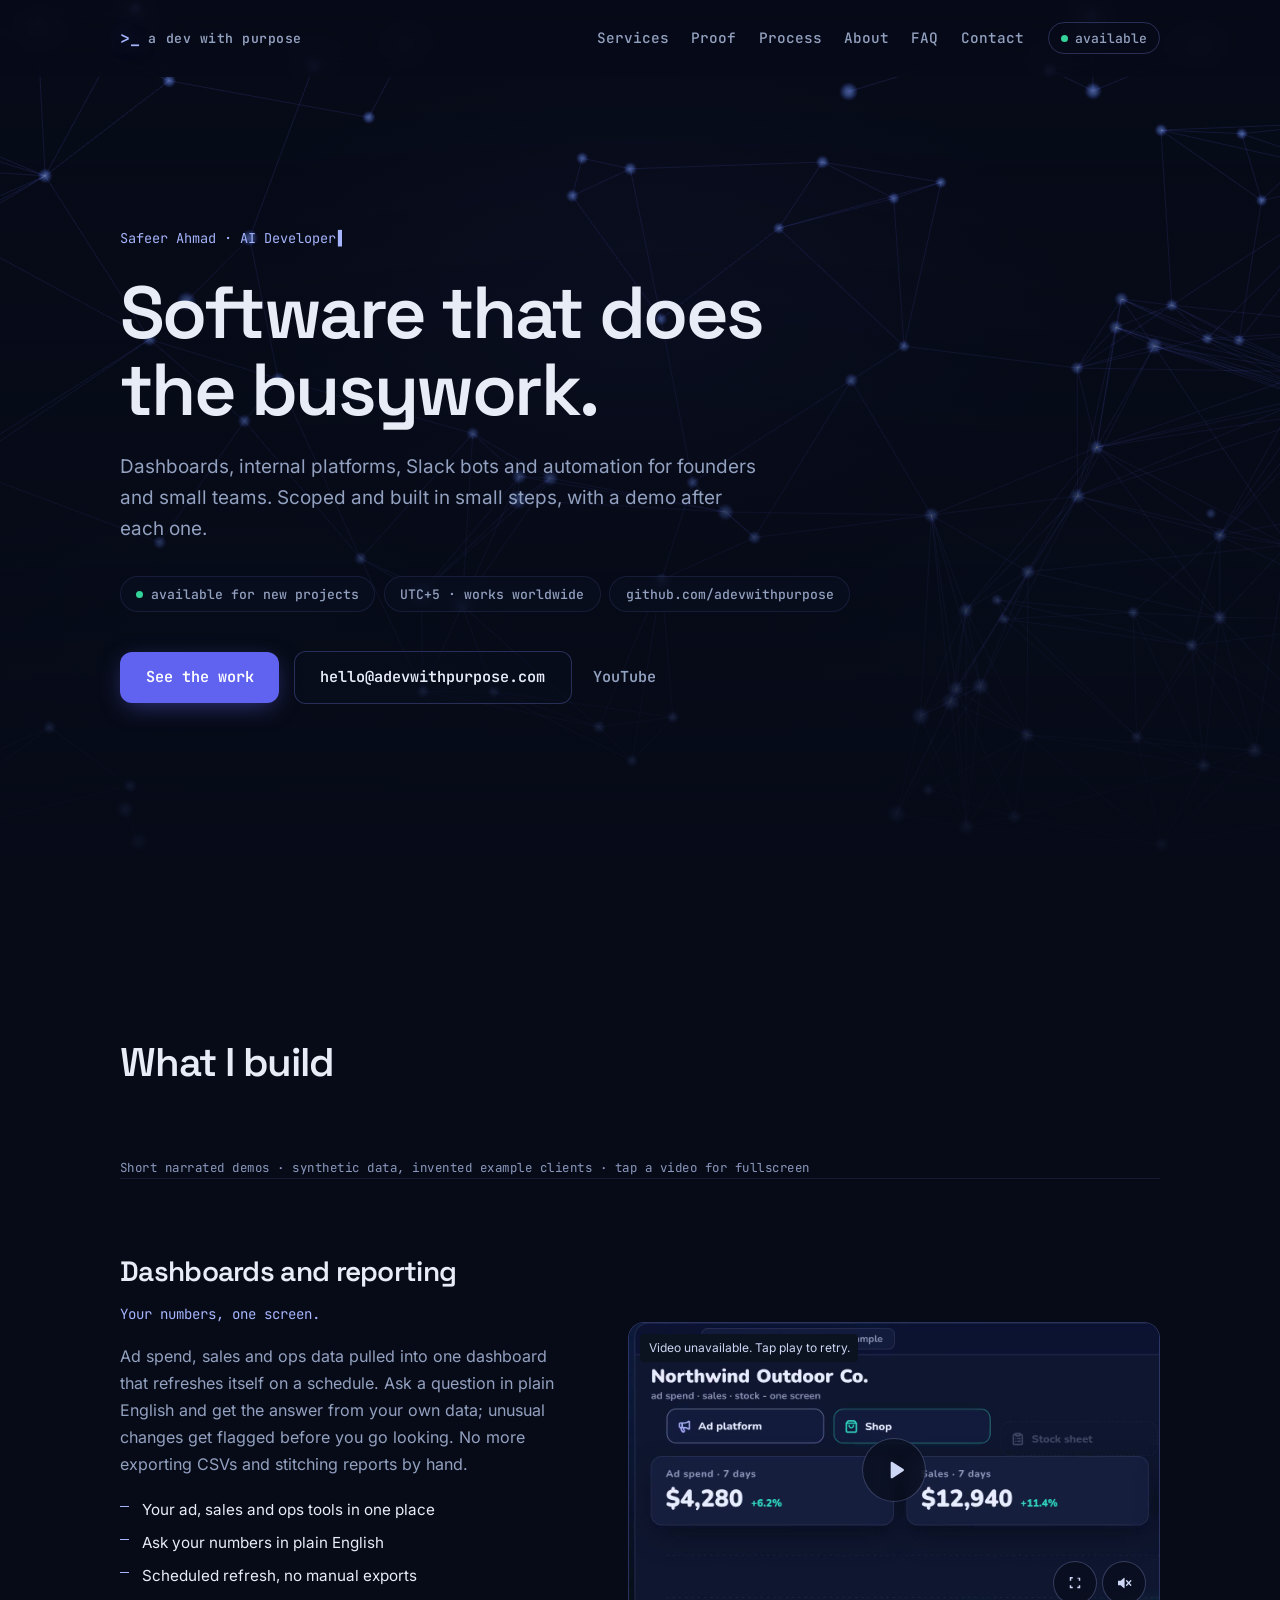
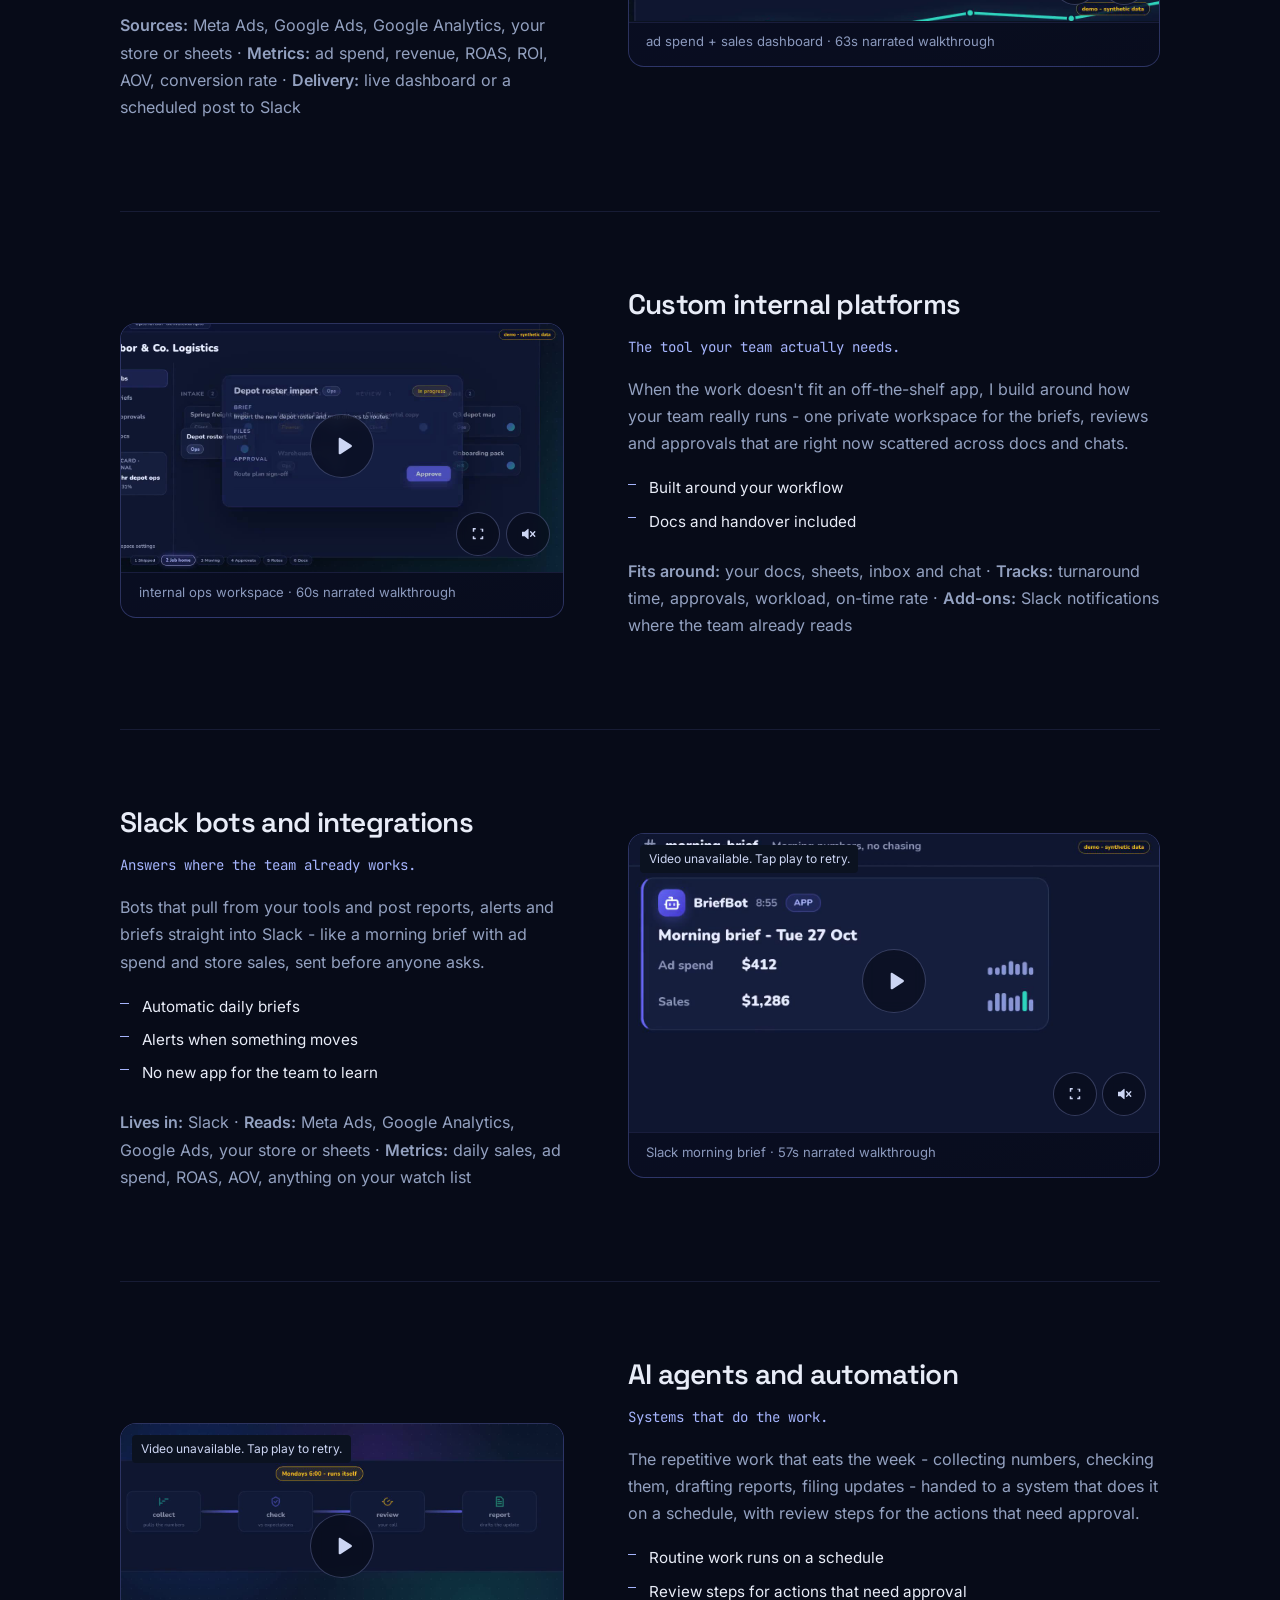
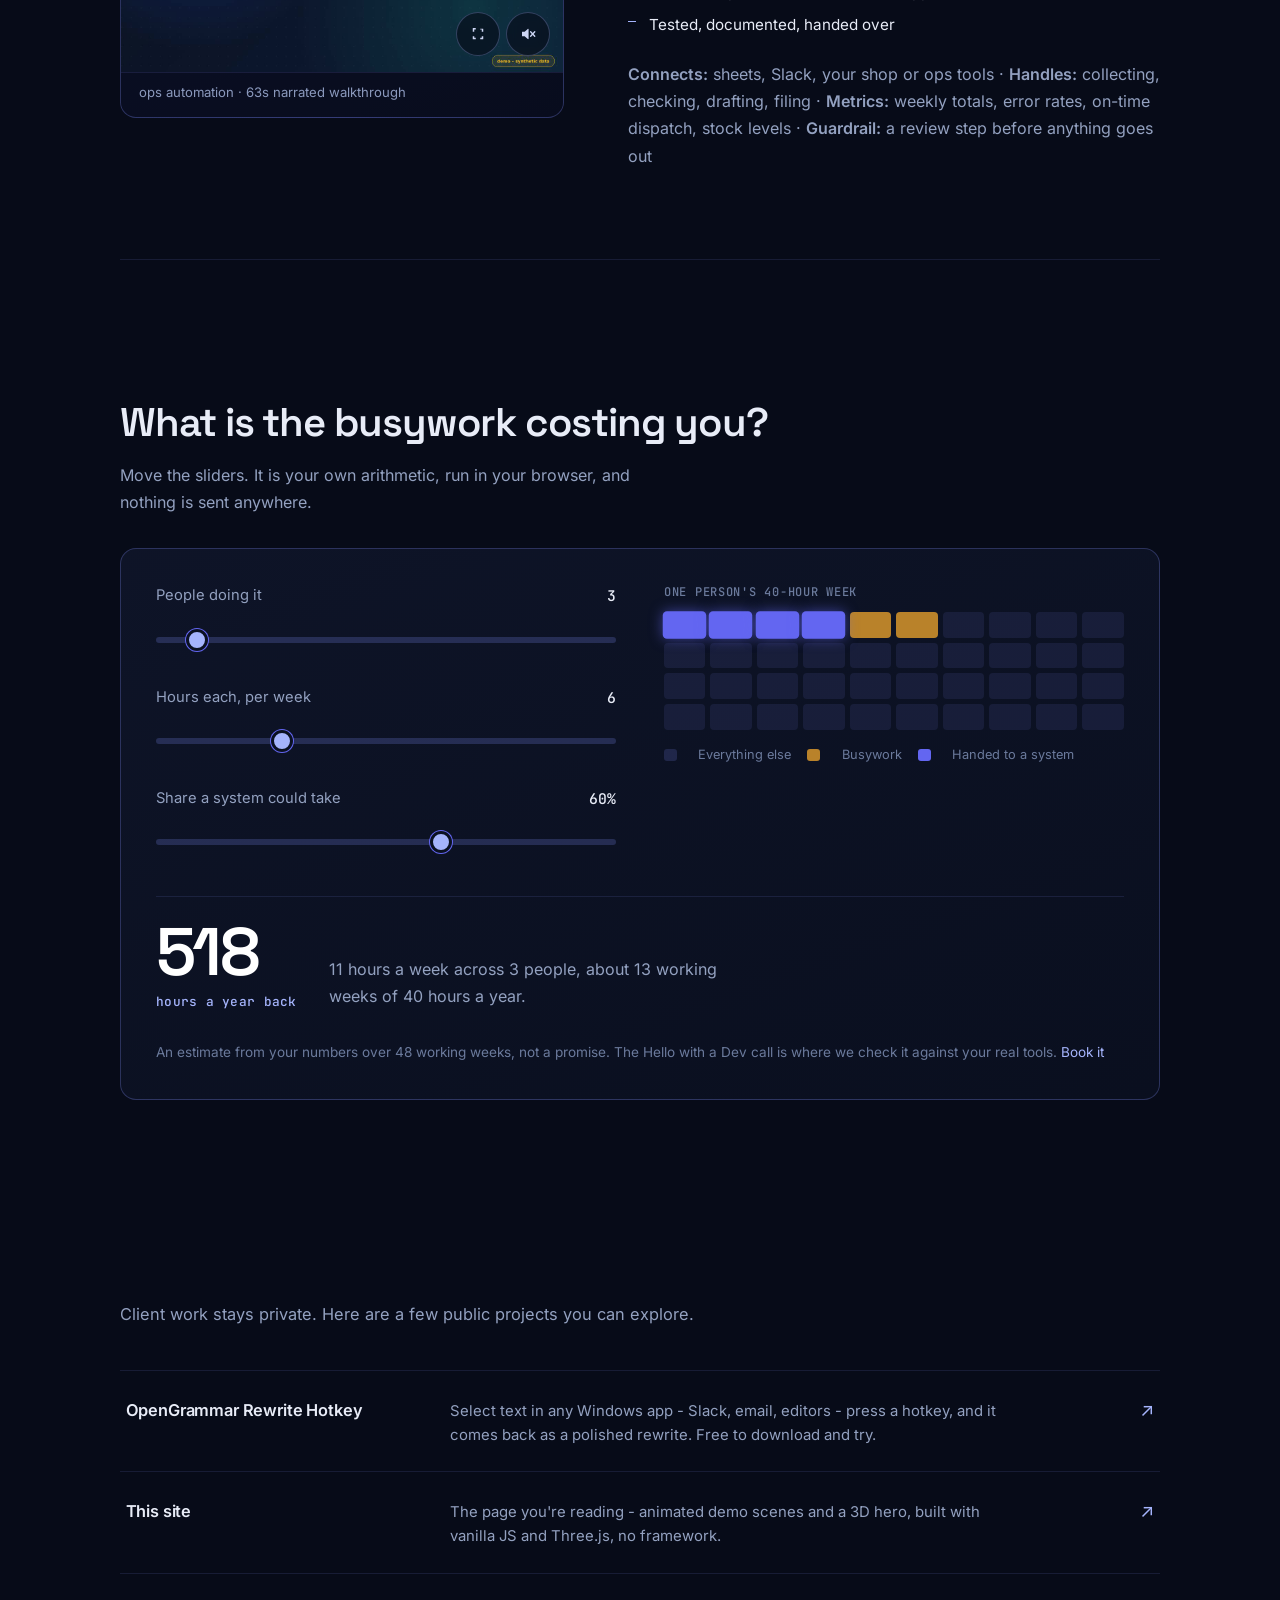
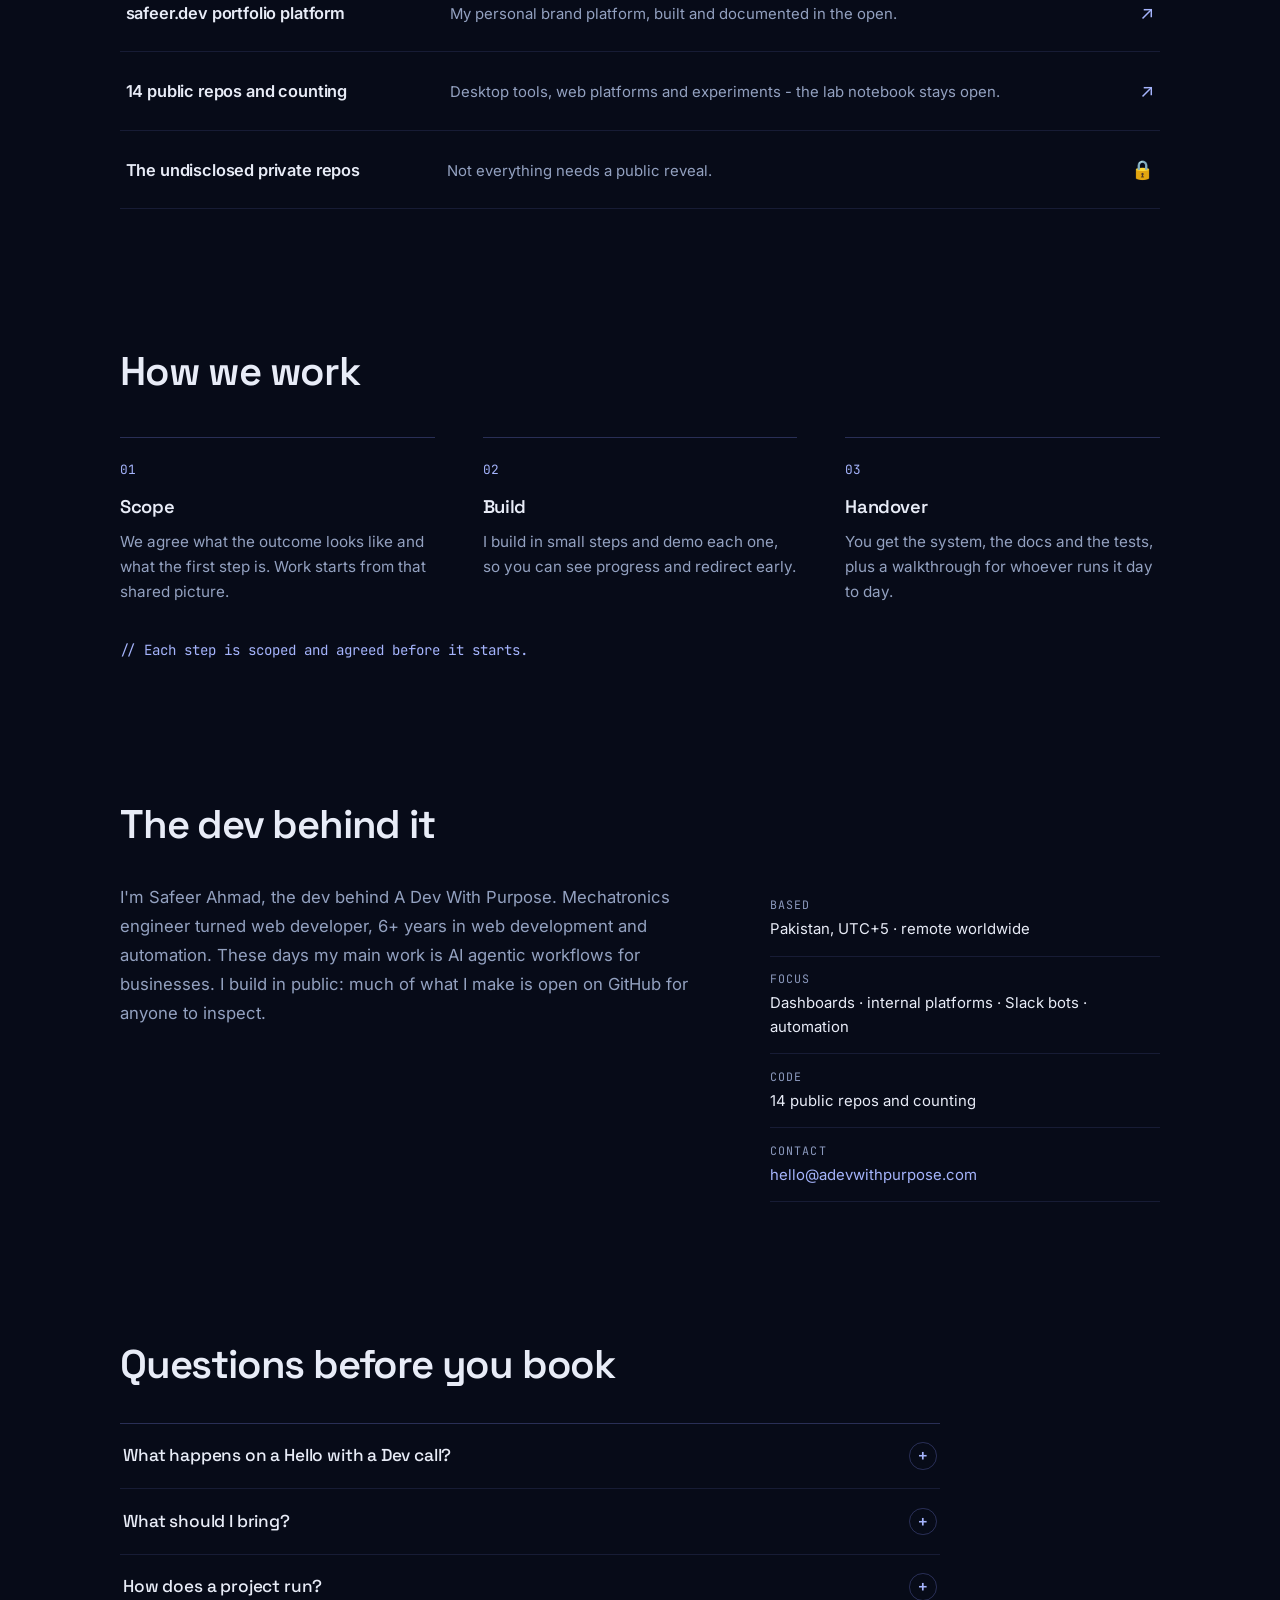
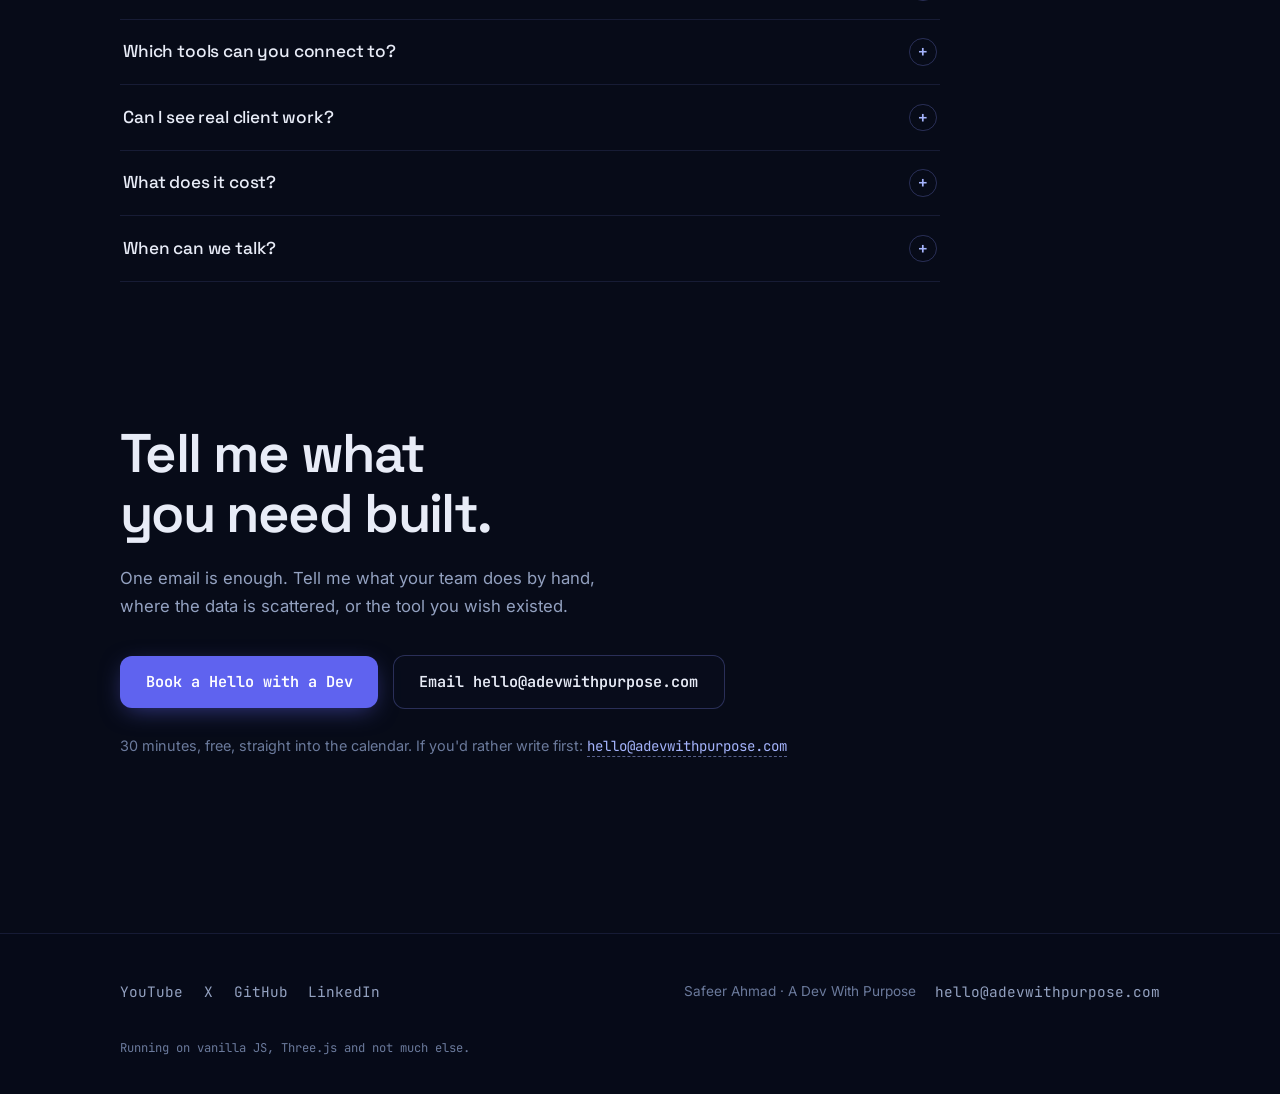
<file: index.html>
<!DOCTYPE html>
<html lang="en">
<head>
  <meta charset="utf-8">
  <meta name="viewport" content="width=device-width, initial-scale=1">
  <title>A Dev With Purpose - dashboards, internal platforms and Slack bots</title>
  <meta name="description" content="Safeer Ahmad builds dashboards, internal platforms, Slack bots and automation for founders and small teams. Meta, Google and your shop data in one place. Scoped, tested, handed over.">
  <meta property="og:title" content="A Dev With Purpose">
  <meta property="og:description" content="Software that does the busywork. Dashboards, platforms, Slack bots and automation - built, tested, handed over.">
  <meta property="og:type" content="website">
  <meta property="og:url" content="https://adevwithpurpose.com">
  <meta property="og:image" content="https://adevwithpurpose.com/assets/og.png?v=4">
  <meta name="twitter:card" content="summary_large_image">
  <link rel="canonical" href="https://adevwithpurpose.com/">
  <meta name="theme-color" content="#070b18">
  <link rel="icon" href="assets/favicon.svg?v=4" type="image/svg+xml">
  <link rel="icon" href="assets/favicon-32.png?v=4" sizes="32x32" type="image/png">
  <link rel="apple-touch-icon" href="assets/apple-touch-icon.png?v=4">
  <link rel="preload" href="assets/fonts/inter-400.woff" as="font" type="font/woff" crossorigin>
  <link rel="preload" href="assets/fonts/space-grotesk-latin.woff2" as="font" type="font/woff2" crossorigin>
  <link rel="stylesheet" href="assets/css/styles.css?v=4">
  <link rel="stylesheet" href="assets/css/v5.css?v=20261028-71">
  <script type="application/ld+json">{"@context":"https://schema.org","@type":"ProfessionalService","name":"A Dev With Purpose","url":"https://adevwithpurpose.com/","description":"Dashboards, internal platforms, Slack bots and AI agent automation for founders and small teams.","email":"hello@adevwithpurpose.com","founder":{"@type":"Person","name":"Safeer Ahmad","jobTitle":"AI Developer"},"areaServed":"Worldwide","knowsAbout":["Dashboards and reporting","Internal platforms","Slack bots","AI agents and automation"],"sameAs":["https://www.youtube.com/@adevwithpurpose","https://x.com/adevwithpurpose","https://github.com/adevwithpurpose","https://www.linkedin.com/in/adevwithpurpose"]}</script>
  <script type="application/ld+json">{"@context":"https://schema.org","@type":"FAQPage","mainEntity":[{"@type":"Question","name":"What happens on a Hello with a Dev call?","acceptedAnswer":{"@type":"Answer","text":"It is a free 30-minute chat. You tell me what your team does by hand and where the data lives, and we work out whether it is worth building and what the first step would be."}},{"@type":"Question","name":"What should I bring?","acceptedAnswer":{"@type":"Answer","text":"Nothing formal. A rough list of the manual tasks, the tools involved (ads, store, sheets, Slack) and who reads the result is enough."}},{"@type":"Question","name":"How does a project run?","acceptedAnswer":{"@type":"Answer","text":"We agree the outcome and the first step, I build in small steps with a demo after each one, and you get the system, the docs, the tests and a walkthrough at handover."}},{"@type":"Question","name":"Which tools can you connect to?","acceptedAnswer":{"@type":"Answer","text":"The demos use Meta Ads, Google Ads, Google Analytics, store data, sheets and Slack. If your tool has an API or can export data it is usually a candidate, and I will tell you plainly if it is not."}},{"@type":"Question","name":"Can I see real client work?","acceptedAnswer":{"@type":"Answer","text":"Client work stays private. What I can show is the public repos, this site and the demo videos, which use synthetic data and invented example clients."}},{"@type":"Question","name":"What does it cost?","acceptedAnswer":{"@type":"Answer","text":"It depends on scope, and I would rather quote against a real scope than guess here. The first call is free and it is where we size it."}},{"@type":"Question","name":"When can we talk?","acceptedAnswer":{"@type":"Answer","text":"Booking slots run Monday to Saturday, 10:00 to 18:00 Pakistan time (UTC+5), and you see them in your own time zone. If nothing fits, email me and we will find a time."}}]}</script>
</head>
<body class="v5">
<a class="skip-link" href="#services">Skip to content</a>

<header class="site-header" data-header>
  <div class="header-inner">
    <a class="brand" href="#top"><span class="brand-mark">&gt;_</span><span class="brand-name">a dev with purpose</span></a>
    <nav class="site-nav" aria-label="Main">
      <a href="#services">Services</a>
      <a href="#proof">Proof</a>
      <a href="#process">Process</a>
      <a href="#about">About</a>
      <a href="#faq">FAQ</a>
      <a href="#contact">Contact</a>
    </nav>
    <a class="header-cta" href="#contact">Book a call</a>
    <p class="header-status"><span class="pulse-dot" aria-hidden="true"></span>available</p>
  </div>
</header>

<main id="top">

  <!-- HERO -->
  <section class="hero" id="hero">
    <div class="hero-canvas" id="hero-canvas" aria-hidden="true"></div>
    <div class="hero-static" aria-hidden="true"></div>
    <div class="hero-veil" aria-hidden="true"></div>
    <div class="hero-content" data-reveal-group>
      <p class="hero-id">Safeer Ahmad &middot; AI Developer</p>
      <h1>Software that does the busywork.</h1>
      <p class="sub">Dashboards, internal platforms, Slack bots and automation for founders and small teams. Scoped and built in small steps, with a demo after each&nbsp;one.</p>
      <ul class="hero-chips" aria-label="Quick facts">
        <li><span class="pulse-dot" aria-hidden="true"></span>available for new projects</li>
        <li>UTC+5 &middot; works worldwide</li>
        <li>github.com/adevwithpurpose</li>
      </ul>
      <div class="cta-row">
        <a class="btn btn-primary" href="#services">See the work</a>
        <a class="btn btn-ghost" href="mailto:hello@adevwithpurpose.com">hello@adevwithpurpose.com</a>
        <a class="btn btn-quiet" href="https://www.youtube.com/@adevwithpurpose">YouTube</a>
      </div>
    </div>
  </section>

  <!-- SERVICES -->
  <section class="services wrap" id="services">
    <h2 class="section-title" data-reveal>What I build</h2>
    <p class="demo-note" data-reveal>Short narrated demos &middot; synthetic data, invented example clients &middot; tap a video for fullscreen</p>

    <div class="service" data-reveal>
      <div class="service-copy">
        <h3>Dashboards and reporting</h3>
        <p class="service-tag">Your numbers, one screen.</p>
        <p>Ad spend, sales and ops data pulled into one dashboard that refreshes itself on a schedule. Ask a question in plain English and get the answer from your own data; unusual changes get flagged before you go looking. No more exporting CSVs and stitching reports by hand.</p>
        <ul>
          <li>Your ad, sales and ops tools in one place</li>
          <li>Ask your numbers in plain English</li>
          <li>Scheduled refresh, no manual exports</li>
        </ul>
        <p class="service-meta"><b>Sources:</b> Meta Ads, Google Ads, Google Analytics, your store or sheets &middot; <b>Metrics:</b> ad spend, revenue, ROAS, ROI, AOV, conversion rate &middot; <b>Delivery:</b> live dashboard or a scheduled post to Slack</p>
      </div>
      <div class="video-slot" data-demo>
        <video class="demo-video" data-key="northwind" muted loop playsinline disableremoteplayback preload="none" width="1280" height="720" poster="assets/videos/northwind-poster.jpg?v=54" data-src="assets/videos/northwind.mp4" aria-label="Narrated demo walkthrough: ad spend and sales dashboard"></video>
        <button class="demo-play" type="button" aria-label="Play demo with sound"><svg width="18" height="18" viewBox="0 0 24 24" aria-hidden="true"><path d="M8 5.4v13.2c0 .8.9 1.3 1.6.9l10.2-6.6c.6-.4.6-1.4 0-1.8L9.6 4.5c-.7-.4-1.6.1-1.6.9z"/></svg></button>
        <button class="demo-sound" type="button" aria-pressed="false" aria-label="Toggle sound"><svg width="18" height="18" viewBox="0 0 24 24" aria-hidden="true"><path d="M4 9.5v5c0 .3.2.5.5.5h3l4.2 3.8c.4.4 1.1.1 1.1-.5V5.7c0-.6-.7-.9-1.1-.5L7.5 9h-3c-.3 0-.5.2-.5.5z"/><path class="w1" d="M16.2 9.2c1 .8 1.6 1.7 1.6 2.8s-.6 2-1.6 2.8" fill="none" stroke="currentColor" stroke-width="1.6" stroke-linecap="round"/><path class="w2" d="M18.4 6.8c1.7 1.3 2.7 3 2.7 5.2s-1 3.9-2.7 5.2" fill="none" stroke="currentColor" stroke-width="1.6" stroke-linecap="round"/><line class="mx" x1="15.5" y1="9" x2="21" y2="15" stroke="currentColor" stroke-width="1.8" stroke-linecap="round"/><line class="mx" x1="21" y1="9" x2="15.5" y2="15" stroke="currentColor" stroke-width="1.8" stroke-linecap="round"/></svg></button>
        <button class="demo-expand" type="button" aria-label="Open demo fullscreen"><svg width="18" height="18" viewBox="0 0 24 24" aria-hidden="true"><path d="M9 4H5.5c-.3 0-.5.2-.5.5V9h2V6h2V4zm6 0v2h2v3h2V5.5c0-.3-.2-.5-.5-.5H15zM5 15v3.5c0 .3.2.5.5.5H9v-2H7v-2H5zm12 0v2h-2v2h3.5c.3 0 .5-.2.5-.5V15h-2z"/></svg></button>
        <span class="video-label">ad spend + sales dashboard &middot; 63s narrated walkthrough</span>
      </div>
    </div>

    <div class="service service-flip" data-reveal>
      <div class="service-copy">
        <h3>Custom internal platforms</h3>
        <p class="service-tag">The tool your team actually needs.</p>
        <p>When the work doesn't fit an off-the-shelf app, I build around how your team really runs - one private workspace for the briefs, reviews and approvals that are right now scattered across docs and chats.</p>
        <ul>
          <li>Built around your workflow</li>
          <li>Docs and handover included</li>
        </ul>
        <p class="service-meta"><b>Fits around:</b> your docs, sheets, inbox and chat &middot; <b>Tracks:</b> turnaround time, approvals, workload, on-time rate &middot; <b>Add-ons:</b> Slack notifications where the team already reads</p>
      </div>
      <div class="video-slot" data-demo>
        <video class="demo-video" data-key="harbor" muted loop playsinline disableremoteplayback preload="none" width="1280" height="720" poster="assets/videos/harbor-poster.jpg?v=54" data-src="assets/videos/harbor.mp4" aria-label="Narrated demo walkthrough: internal operations workspace"></video>
        <button class="demo-play" type="button" aria-label="Play demo with sound"><svg width="18" height="18" viewBox="0 0 24 24" aria-hidden="true"><path d="M8 5.4v13.2c0 .8.9 1.3 1.6.9l10.2-6.6c.6-.4.6-1.4 0-1.8L9.6 4.5c-.7-.4-1.6.1-1.6.9z"/></svg></button>
        <button class="demo-sound" type="button" aria-pressed="false" aria-label="Toggle sound"><svg width="18" height="18" viewBox="0 0 24 24" aria-hidden="true"><path d="M4 9.5v5c0 .3.2.5.5.5h3l4.2 3.8c.4.4 1.1.1 1.1-.5V5.7c0-.6-.7-.9-1.1-.5L7.5 9h-3c-.3 0-.5.2-.5.5z"/><path class="w1" d="M16.2 9.2c1 .8 1.6 1.7 1.6 2.8s-.6 2-1.6 2.8" fill="none" stroke="currentColor" stroke-width="1.6" stroke-linecap="round"/><path class="w2" d="M18.4 6.8c1.7 1.3 2.7 3 2.7 5.2s-1 3.9-2.7 5.2" fill="none" stroke="currentColor" stroke-width="1.6" stroke-linecap="round"/><line class="mx" x1="15.5" y1="9" x2="21" y2="15" stroke="currentColor" stroke-width="1.8" stroke-linecap="round"/><line class="mx" x1="21" y1="9" x2="15.5" y2="15" stroke="currentColor" stroke-width="1.8" stroke-linecap="round"/></svg></button>
        <button class="demo-expand" type="button" aria-label="Open demo fullscreen"><svg width="18" height="18" viewBox="0 0 24 24" aria-hidden="true"><path d="M9 4H5.5c-.3 0-.5.2-.5.5V9h2V6h2V4zm6 0v2h2v3h2V5.5c0-.3-.2-.5-.5-.5H15zM5 15v3.5c0 .3.2.5.5.5H9v-2H7v-2H5zm12 0v2h-2v2h3.5c.3 0 .5-.2.5-.5V15h-2z"/></svg></button>
        <span class="video-label">internal ops workspace &middot; 60s narrated walkthrough</span>
      </div>
    </div>

    <div class="service" data-reveal>
      <div class="service-copy">
        <h3>Slack bots and integrations</h3>
        <p class="service-tag">Answers where the team already works.</p>
        <p>Bots that pull from your tools and post reports, alerts and briefs straight into Slack - like a morning brief with ad spend and store sales, sent before anyone asks.</p>
        <ul>
          <li>Automatic daily briefs</li>
          <li>Alerts when something moves</li>
          <li>No new app for the team to learn</li>
        </ul>
        <p class="service-meta"><b>Lives in:</b> Slack &middot; <b>Reads:</b> Meta Ads, Google Analytics, Google Ads, your store or sheets &middot; <b>Metrics:</b> daily sales, ad spend, ROAS, AOV, anything on your watch list</p>
      </div>
      <div class="video-slot" data-demo>
        <video class="demo-video" data-key="fernwood" muted loop playsinline disableremoteplayback preload="none" width="1280" height="720" poster="assets/videos/fernwood-poster.jpg?v=54" data-src="assets/videos/fernwood.mp4" aria-label="Narrated demo walkthrough: Slack morning brief"></video>
        <button class="demo-play" type="button" aria-label="Play demo with sound"><svg width="18" height="18" viewBox="0 0 24 24" aria-hidden="true"><path d="M8 5.4v13.2c0 .8.9 1.3 1.6.9l10.2-6.6c.6-.4.6-1.4 0-1.8L9.6 4.5c-.7-.4-1.6.1-1.6.9z"/></svg></button>
        <button class="demo-sound" type="button" aria-pressed="false" aria-label="Toggle sound"><svg width="18" height="18" viewBox="0 0 24 24" aria-hidden="true"><path d="M4 9.5v5c0 .3.2.5.5.5h3l4.2 3.8c.4.4 1.1.1 1.1-.5V5.7c0-.6-.7-.9-1.1-.5L7.5 9h-3c-.3 0-.5.2-.5.5z"/><path class="w1" d="M16.2 9.2c1 .8 1.6 1.7 1.6 2.8s-.6 2-1.6 2.8" fill="none" stroke="currentColor" stroke-width="1.6" stroke-linecap="round"/><path class="w2" d="M18.4 6.8c1.7 1.3 2.7 3 2.7 5.2s-1 3.9-2.7 5.2" fill="none" stroke="currentColor" stroke-width="1.6" stroke-linecap="round"/><line class="mx" x1="15.5" y1="9" x2="21" y2="15" stroke="currentColor" stroke-width="1.8" stroke-linecap="round"/><line class="mx" x1="21" y1="9" x2="15.5" y2="15" stroke="currentColor" stroke-width="1.8" stroke-linecap="round"/></svg></button>
        <button class="demo-expand" type="button" aria-label="Open demo fullscreen"><svg width="18" height="18" viewBox="0 0 24 24" aria-hidden="true"><path d="M9 4H5.5c-.3 0-.5.2-.5.5V9h2V6h2V4zm6 0v2h2v3h2V5.5c0-.3-.2-.5-.5-.5H15zM5 15v3.5c0 .3.2.5.5.5H9v-2H7v-2H5zm12 0v2h-2v2h3.5c.3 0 .5-.2.5-.5V15h-2z"/></svg></button>
        <span class="video-label">Slack morning brief &middot; 57s narrated walkthrough</span>
      </div>
    </div>

    <div class="service service-flip" data-reveal>
      <div class="service-copy">
        <h3>AI agents and automation</h3>
        <p class="service-tag">Systems that do the work.</p>
        <p>The repetitive work that eats the week - collecting numbers, checking them, drafting reports, filing updates - handed to a system that does it on a schedule, with review steps for the actions that need approval.</p>
        <ul>
          <li>Routine work runs on a schedule</li>
          <li>Review steps for actions that need approval</li>
          <li>Tested, documented, handed over</li>
        </ul>
        <p class="service-meta"><b>Connects:</b> sheets, Slack, your shop or ops tools &middot; <b>Handles:</b> collecting, checking, drafting, filing &middot; <b>Metrics:</b> weekly totals, error rates, on-time dispatch, stock levels &middot; <b>Guardrail:</b> a review step before anything goes out</p>
      </div>
      <div class="video-slot" data-demo>
        <video class="demo-video" data-key="atlas" muted loop playsinline disableremoteplayback preload="none" width="1280" height="720" poster="assets/videos/atlas-poster.jpg?v=54" data-src="assets/videos/atlas.mp4" aria-label="Narrated demo walkthrough: operations automation"></video>
        <button class="demo-play" type="button" aria-label="Play demo with sound"><svg width="18" height="18" viewBox="0 0 24 24" aria-hidden="true"><path d="M8 5.4v13.2c0 .8.9 1.3 1.6.9l10.2-6.6c.6-.4.6-1.4 0-1.8L9.6 4.5c-.7-.4-1.6.1-1.6.9z"/></svg></button>
        <button class="demo-sound" type="button" aria-pressed="false" aria-label="Toggle sound"><svg width="18" height="18" viewBox="0 0 24 24" aria-hidden="true"><path d="M4 9.5v5c0 .3.2.5.5.5h3l4.2 3.8c.4.4 1.1.1 1.1-.5V5.7c0-.6-.7-.9-1.1-.5L7.5 9h-3c-.3 0-.5.2-.5.5z"/><path class="w1" d="M16.2 9.2c1 .8 1.6 1.7 1.6 2.8s-.6 2-1.6 2.8" fill="none" stroke="currentColor" stroke-width="1.6" stroke-linecap="round"/><path class="w2" d="M18.4 6.8c1.7 1.3 2.7 3 2.7 5.2s-1 3.9-2.7 5.2" fill="none" stroke="currentColor" stroke-width="1.6" stroke-linecap="round"/><line class="mx" x1="15.5" y1="9" x2="21" y2="15" stroke="currentColor" stroke-width="1.8" stroke-linecap="round"/><line class="mx" x1="21" y1="9" x2="15.5" y2="15" stroke="currentColor" stroke-width="1.8" stroke-linecap="round"/></svg></button>
        <button class="demo-expand" type="button" aria-label="Open demo fullscreen"><svg width="18" height="18" viewBox="0 0 24 24" aria-hidden="true"><path d="M9 4H5.5c-.3 0-.5.2-.5.5V9h2V6h2V4zm6 0v2h2v3h2V5.5c0-.3-.2-.5-.5-.5H15zM5 15v3.5c0 .3.2.5.5.5H9v-2H7v-2H5zm12 0v2h-2v2h3.5c.3 0 .5-.2.5-.5V15h-2z"/></svg></button>
        <span class="video-label">ops automation &middot; 63s narrated walkthrough</span>
      </div>
    </div>
  </section>

    <!-- BUSYWORK ESTIMATOR -->
  <section class="busywork wrap" id="busywork">
    <h2 class="section-title" data-reveal>What is the busywork costing you?</h2>
    <p class="bw-sub" data-reveal>Move the sliders. It is your own arithmetic, run in your browser, and nothing is sent anywhere.</p>
    <div class="bw-card" data-bw data-reveal>
      <div class="bw-controls">
        <label class="bw-field"><span>People doing it <b data-out="people">3</b></span><input type="range" min="1" max="30" value="3" data-in="people" aria-label="People doing the repetitive work"></label>
        <label class="bw-field"><span>Hours each, per week <b data-out="hours">6</b></span><input type="range" min="1" max="20" value="6" data-in="hours" aria-label="Hours of repetitive work per person per week"></label>
        <label class="bw-field"><span>Share a system could take <b data-out="share">60%</b></span><input type="range" min="10" max="90" step="5" value="60" data-in="share" aria-label="Share of that work a system could take over"></label>
      </div>
      <div class="bw-visual" aria-hidden="true">
        <p class="bw-cap">One person's 40-hour week</p>
        <div class="bw-grid" data-grid></div>
        <p class="bw-legend"><i class="k-free"></i>Everything else <i class="k-busy"></i>Busywork <i class="k-sys"></i>Handed to a system</p>
      </div>
      <div class="bw-result" aria-live="polite">
        <p class="bw-big"><span data-num="year">0</span><small>hours a year back</small></p>
        <p class="bw-line" data-line></p>
      </div>
      <p class="bw-foot">An estimate from your numbers over 48 working weeks, not a promise. The Hello with a Dev call is where we check it against your real tools. <a href="#contact">Book it</a></p>
    </div>
  </section>

<!-- PROOF -->
  <section class="proof wrap" id="proof">
    <h2 class="section-title" data-reveal>Proof you can open right now</h2>
    <p class="section-sub" data-reveal>Client work stays private. Here are a few public projects you can explore.</p>
    <div class="proof-rows" data-reveal-group>
      <a class="proof-row" href="https://github.com/adevwithpurpose/opengrammar-hotkey">
        <span class="proof-name">OpenGrammar Rewrite Hotkey</span>
        <span class="proof-detail">Select text in any Windows app - Slack, email, editors - press a hotkey, and it comes back as a polished rewrite. Free to download and try.</span>
        <span class="proof-go" aria-hidden="true">&nearr;</span>
      </a>
      <a class="proof-row" href="https://github.com/adevwithpurpose/adewp-site">
        <span class="proof-name">This site</span>
        <span class="proof-detail">The page you're reading - animated demo scenes and a 3D hero, built with vanilla JS and Three.js, no framework.</span>
        <span class="proof-go" aria-hidden="true">&nearr;</span>
      </a>
      <a class="proof-row" href="https://github.com/adevwithpurpose/portfolio">
        <span class="proof-name">safeer.dev portfolio platform</span>
        <span class="proof-detail">My personal brand platform, built and documented in the open.</span>
        <span class="proof-go" aria-hidden="true">&nearr;</span>
      </a>
      <a class="proof-row" href="https://github.com/adevwithpurpose">
        <span class="proof-name">14 public repos and counting</span>
        <span class="proof-detail">Desktop tools, web platforms and experiments - the lab notebook stays open.</span>
        <span class="proof-go" aria-hidden="true">&nearr;</span>
      </a>
      <div class="proof-row proof-row-static" aria-label="Private client work">
        <span class="proof-name">The undisclosed private repos</span>
        <span class="proof-detail">Not everything needs a public reveal.</span>
        <span class="proof-go" aria-hidden="true">&#128274;</span>
      </div>
    </div>
  </section>

  <!-- PROCESS -->
  <section class="process wrap" id="process">
    <h2 class="section-title" data-reveal>How we work</h2>
    <ol class="steps" data-reveal-group>
      <li><span class="step-num">01</span><div><h3>Scope</h3><p>We agree what the outcome looks like and what the first step is. Work starts from that shared picture.</p></div></li>
      <li><span class="step-num">02</span><div><h3>Build</h3><p>I build in small steps and demo each one, so you can see progress and redirect early.</p></div></li>
      <li><span class="step-num">03</span><div><h3>Handover</h3><p>You get the system, the docs and the tests, plus a walkthrough for whoever runs it day to day.</p></div></li>
    </ol>
    <p class="how-note" data-reveal>Each step is scoped and agreed before it starts.</p>
  </section>

  <!-- ABOUT -->
  <section class="about wrap" id="about">
    <h2 class="section-title" data-reveal>The dev behind it</h2>
    <div class="about-grid" data-reveal-group>
      <p class="about-lede">I'm Safeer Ahmad, the dev behind A Dev With Purpose. Mechatronics engineer turned web developer, 6+ years in web development and automation. These days my main work is AI agentic workflows for businesses. I build in public: much of what I make is open on GitHub for anyone to inspect.</p>
      <ul class="facts">
        <li><span>Based</span>Pakistan, UTC+5 &middot; remote worldwide</li>
        <li><span>Focus</span>Dashboards &middot; internal platforms &middot; Slack bots &middot; automation</li>
        <li><span>Code</span>14 public repos and counting</li>
        <li><span>Contact</span><a href="mailto:hello@adevwithpurpose.com">hello@adevwithpurpose.com</a></li>
      </ul>
    </div>
  </section>

  <!-- CONTACT -->
  <!-- FAQ -->
  <section class="faq wrap" id="faq">
    <h2 class="section-title" data-reveal>Questions before you book</h2>
    <div class="faq-list" data-reveal-group>
      <details class="faq-item"><summary>What happens on a Hello with a Dev call?</summary><p>It is a free 30-minute chat. You tell me what your team does by hand and where the data lives, and we work out whether it is worth building and what the first step would be.</p></details>
      <details class="faq-item"><summary>What should I bring?</summary><p>Nothing formal. A rough list of the manual tasks, the tools involved (ads, store, sheets, Slack) and who reads the result is enough.</p></details>
      <details class="faq-item"><summary>How does a project run?</summary><p>We agree the outcome and the first step, I build in small steps with a demo after each one, and you get the system, the docs, the tests and a walkthrough at handover.</p></details>
      <details class="faq-item"><summary>Which tools can you connect to?</summary><p>The demos use Meta Ads, Google Ads, Google Analytics, store data, sheets and Slack. If your tool has an API or can export data it is usually a candidate, and I will tell you plainly if it is not.</p></details>
      <details class="faq-item"><summary>Can I see real client work?</summary><p>Client work stays private. What I can show is the public repos, this site and the demo videos, which use synthetic data and invented example clients.</p></details>
      <details class="faq-item"><summary>What does it cost?</summary><p>It depends on scope, and I would rather quote against a real scope than guess here. The first call is free and it is where we size it.</p></details>
      <details class="faq-item"><summary>When can we talk?</summary><p>Booking slots run Monday to Saturday, 10:00 to 18:00 Pakistan time (UTC+5), and you see them in your own time zone. If nothing fits, email me and we will find a time.</p></details>
    </div>
  </section>

  <section class="contact wrap" id="contact">
    <div data-reveal-group>
      <h2 class="section-title">Tell me what you need built.</h2>
      <p class="contact-sub">One email is enough. Tell me what your team does by hand, where the data is scattered, or the tool you wish existed.</p>
      <div class="cta-row">
        <a class="btn btn-primary" href="https://cal.com/adevwithpurpose/hello-with-a-dev" target="_blank" rel="noopener">Book a Hello with a Dev</a>
        <a class="btn btn-ghost" href="mailto:hello@adevwithpurpose.com">Email hello@adevwithpurpose.com</a>
      </div>
      <p class="contact-alt">30 minutes, free, straight into the calendar. If you'd rather write first: <button class="copy-addr" type="button" data-copy="hello@adevwithpurpose.com">hello@adevwithpurpose.com</button></p>
    </div>
  </section>

</main>

<footer class="site-footer">
  <div class="footer-inner">
    <nav class="footer-links" aria-label="Social">
      <a href="https://www.youtube.com/@adevwithpurpose">YouTube</a>
      <a href="https://x.com/adevwithpurpose">X</a>
      <a href="https://github.com/adevwithpurpose">GitHub</a>
      <a href="https://www.linkedin.com/in/adevwithpurpose">LinkedIn</a>
    </nav>
    <p class="footer-pun">Running on vanilla JS, Three.js and not much else.</p>
    <p class="footer-name">Safeer Ahmad &middot; A Dev With Purpose</p>
    <a class="footer-mail" href="mailto:hello@adevwithpurpose.com">hello@adevwithpurpose.com</a>
  </div>
</footer>

<script type="module" src="assets/js/main-v5.js?v=20261028-71"></script>
</body>
</html>
</file>
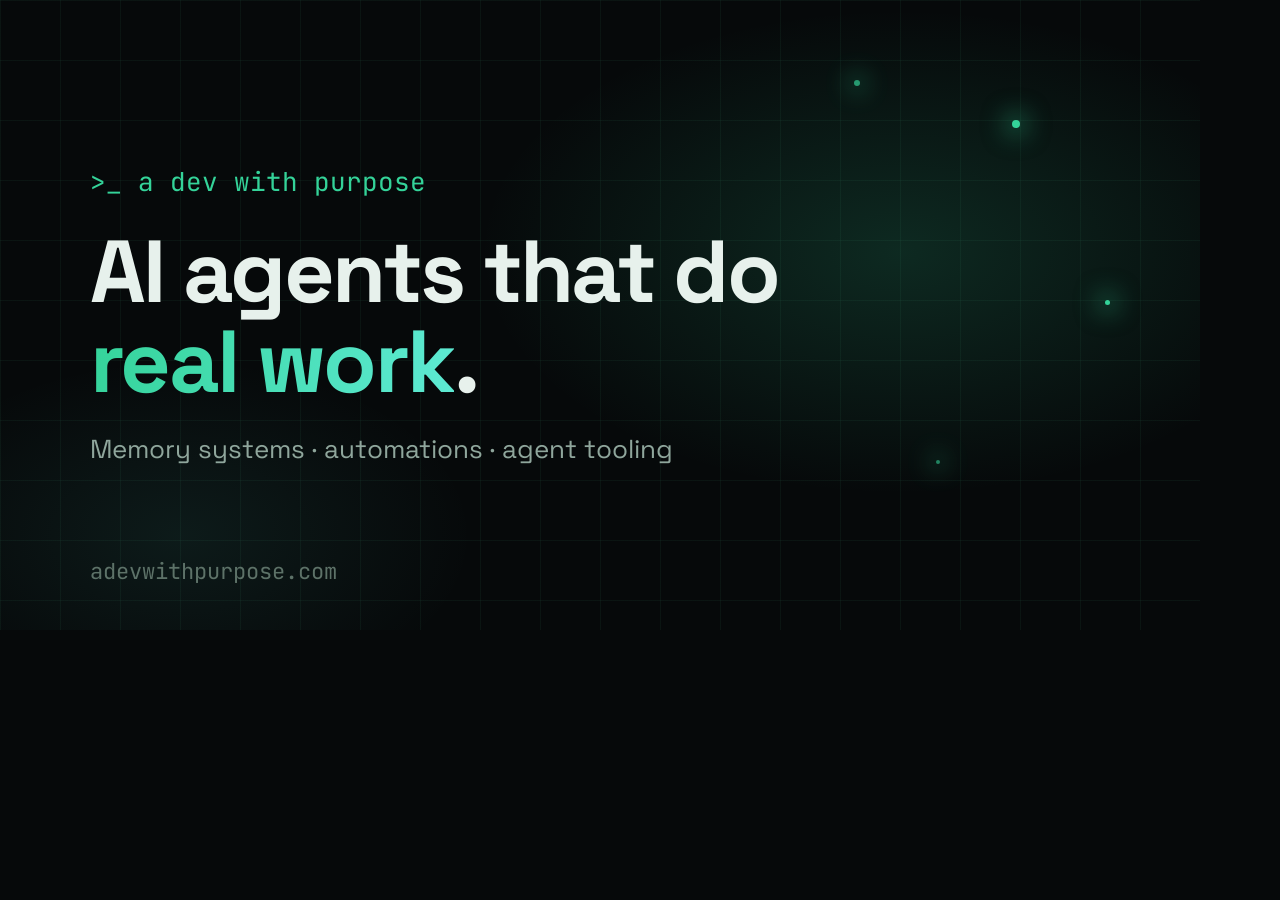
<file: og.html>
<!DOCTYPE html><html><head><meta charset="utf-8"><style>
  @font-face { font-family:'Space Grotesk'; src:url('assets/fonts/space-grotesk-latin.woff2') format('woff2'); font-weight:300 700; }
  @font-face { font-family:'JetBrains Mono'; src:url('assets/fonts/jetbrains-mono-latin.woff2') format('woff2'); font-weight:400 600; }
  * { margin:0; box-sizing:border-box; }
  body { width:1200px; height:630px; background:#06090a; color:#e7f1ec; font-family:'Space Grotesk',sans-serif; position:relative; overflow:hidden; }
  .grid { position:absolute; inset:0; background-image:linear-gradient(rgba(94,234,180,0.05) 1px,transparent 1px),linear-gradient(90deg,rgba(94,234,180,0.05) 1px,transparent 1px); background-size:60px 60px; }
  .glow { position:absolute; inset:0; background:radial-gradient(50% 55% at 75% 40%, rgba(52,211,153,0.16), transparent 70%), radial-gradient(35% 40% at 15% 85%, rgba(94,234,212,0.08), transparent 70%); }
  .dot { position:absolute; width:8px; height:8px; border-radius:50%; background:#34d399; box-shadow:0 0 24px 6px rgba(52,211,153,0.5); }
  .inner { position:relative; z-index:2; height:100%; display:flex; flex-direction:column; justify-content:center; padding:0 90px; }
  .brand { font-family:'JetBrains Mono',monospace; font-size:26px; color:#34d399; margin-bottom:28px; }
  h1 { font-size:88px; font-weight:700; letter-spacing:-0.03em; line-height:1.02; max-width:14ch; }
  .accent { background:linear-gradient(100deg,#34d399,#5eead4); -webkit-background-clip:text; background-clip:text; color:transparent; }
  .sub { margin-top:26px; font-size:26px; color:#8fa69c; }
  .url { position:absolute; bottom:44px; left:90px; font-family:'JetBrains Mono',monospace; font-size:22px; color:#5d7268; }
</style></head><body>
  <div class="grid"></div><div class="glow"></div>
  <div class="dot" style="top:120px;right:180px"></div>
  <div class="dot" style="top:300px;right:90px;width:5px;height:5px"></div>
  <div class="dot" style="top:80px;right:340px;width:6px;height:6px;opacity:0.7"></div>
  <div class="dot" style="top:460px;right:260px;width:4px;height:4px;opacity:0.6"></div>
  <div class="inner">
    <p class="brand">&gt;_ a dev with purpose</p>
    <h1>AI agents that do <span class="accent">real work</span>.</h1>
    <p class="sub">Memory systems &middot; automations &middot; agent tooling</p>
  </div>
  <p class="url">adevwithpurpose.com</p>
</body></html>
</file>
<file: assets/css/styles.css>
/* A Dev With Purpose - "The Network" v3 */
@font-face {
  font-family: 'Space Grotesk';
  src: url('../fonts/space-grotesk-latin.woff2') format('woff2');
  font-weight: 300 700; font-style: normal; font-display: swap;
}
@font-face {
  font-family: 'Space Grotesk';
  src: url('../fonts/space-grotesk-latinext.woff2') format('woff2');
  font-weight: 300 700; font-style: normal; font-display: swap;
  unicode-range: U+0100-02BA, U+02BD-02C5, U+02C7-02CC, U+02CE-02D7, U+02DD-02FF, U+0304, U+0308, U+0329, U+1D00-1DBF, U+1E00-1E9F, U+1EF2-1EFF, U+2020, U+20A0-20AB, U+20AD-20C0, U+2113, U+2C60-2C7F, U+A720-A7FF;
}
@font-face {
  font-family: 'JetBrains Mono';
  src: url('../fonts/jetbrains-mono-latin.woff2') format('woff2');
  font-weight: 400 600; font-style: normal; font-display: swap;
}
@font-face {
  font-family: 'JetBrains Mono';
  src: url('../fonts/jetbrains-mono-latinext.woff2') format('woff2');
  font-weight: 400 600; font-style: normal; font-display: swap;
  unicode-range: U+0100-02BA, U+02BD-02C5, U+02C7-02CC, U+02CE-02D7, U+02DD-02FF, U+0304, U+0308, U+0329, U+1D00-1DBF, U+1E00-1E9F, U+1EF2-1EFF, U+2020, U+20A0-20AB, U+20AD-20C0, U+2113, U+2C60-2C7F, U+A720-A7FF;
}

:root {
  --bg: #070b18;
  --bg-2: #0b1122;
  --panel: rgba(17, 24, 46, 0.55);
  --line: rgba(129, 140, 248, 0.13);
  --line-strong: rgba(129, 140, 248, 0.28);
  --text: #e8ecf7;
  --dim: #93a1c0;
  --faint: #6b7a9c;
  --accent: #6366f1;
  --accent-2: #a5b4fc;
  --cyan: #38bdf8;
  --amber: #fbbf24;
  --font-d: 'Space Grotesk', system-ui, sans-serif;
  --font-m: 'JetBrains Mono', ui-monospace, monospace;
}

* { box-sizing: border-box; margin: 0; padding: 0; }
html { scroll-behavior: smooth; }
body {
  background: var(--bg);
  color: var(--text);
  font-family: var(--font-d);
  font-weight: 400;
  line-height: 1.6;
  overflow-x: hidden;
}
body::before { /* fine grid texture over everything */
  content: ''; position: fixed; inset: 0; z-index: 0; pointer-events: none;
  background-image:
    linear-gradient(rgba(129,140,248,0.025) 1px, transparent 1px),
    linear-gradient(90deg, rgba(129,140,248,0.025) 1px, transparent 1px);
  background-size: 72px 72px;
}
main, .site-header, .site-footer { position: relative; z-index: 1; }
a { color: var(--accent); text-decoration: none; }
section { scroll-margin-top: 72px; }

/* ---------- header ---------- */
.site-header {
  position: fixed; top: 0; left: 0; right: 0; z-index: 50;
  backdrop-filter: blur(14px); -webkit-backdrop-filter: blur(14px);
  background: rgba(7, 11, 24, 0.72);
  border-bottom: 1px solid var(--line);
}
.header-inner {
  max-width: 1200px; margin: 0 auto; padding: 0.9rem 1.5rem;
  display: flex; align-items: center; gap: 2rem;
}
.brand { display: flex; align-items: center; gap: 0.55rem; color: var(--text); }
.brand-mark {
  font-family: var(--font-m); font-weight: 600; color: var(--accent);
  font-size: 1.05rem; text-shadow: 0 0 18px rgba(99, 102, 241, 0.55);
}
.brand-name { font-family: var(--font-m); font-size: 0.82rem; letter-spacing: 0.04em; color: var(--dim); }
.site-nav { margin-left: auto; display: flex; gap: 1.6rem; }
.site-nav a {
  font-family: var(--font-m); font-size: 0.78rem; color: var(--dim);
  position: relative; padding: 0.2rem 0; transition: color 0.25s;
}
.site-nav a::after {
  content: ''; position: absolute; left: 0; bottom: 0; height: 1px; width: 100%;
  background: var(--accent); transform: scaleX(0); transform-origin: left; transition: transform 0.3s;
}
.site-nav a:hover { color: var(--text); }
.site-nav a:hover::after { transform: scaleX(1); }
.header-status {
  font-family: var(--font-m); font-size: 0.72rem; color: var(--accent);
  display: flex; align-items: center; gap: 0.45rem;
  border: 1px solid var(--line-strong); border-radius: 999px; padding: 0.28rem 0.75rem;
}
.pulse-dot {
  width: 7px; height: 7px; border-radius: 50%; background: var(--accent);
  box-shadow: 0 0 10px rgba(99, 102, 241, 0.9);
  animation: pulse 2.4s ease-in-out infinite; display: inline-block; flex: none;
}
@keyframes pulse { 0%,100% { opacity: 1; } 50% { opacity: 0.35; } }

/* ---------- hero ---------- */
.hero {
  min-height: 100vh; min-height: 100svh;
  display: flex; align-items: center;
  position: relative; overflow: hidden;
}
.hero-canvas { position: absolute; inset: 0; z-index: 0; }
.hero-glow {
  position: absolute; inset: 0; z-index: 0; pointer-events: none;
  background:
    radial-gradient(52% 44% at 72% 42%, rgba(99, 102, 241, 0.10), transparent 70%),
    radial-gradient(40% 36% at 18% 78%, rgba(56, 189, 248, 0.06), transparent 70%);
}
.hero-static { /* mobile / no-webgl fallback node field */
  position: absolute; inset: 0; z-index: 0; pointer-events: none; opacity: 0.5;
  background-image:
    radial-gradient(2px 2px at 12% 22%, rgba(99,102,241,0.7) 50%, transparent 51%),
    radial-gradient(2px 2px at 68% 14%, rgba(56,189,248,0.5) 50%, transparent 51%),
    radial-gradient(2px 2px at 86% 42%, rgba(99,102,241,0.6) 50%, transparent 51%),
    radial-gradient(2px 2px at 30% 66%, rgba(56,189,248,0.4) 50%, transparent 51%),
    radial-gradient(2px 2px at 58% 84%, rgba(99,102,241,0.5) 50%, transparent 51%),
    radial-gradient(1.5px 1.5px at 44% 34%, rgba(232,236,247,0.5) 50%, transparent 51%),
    radial-gradient(1.5px 1.5px at 78% 70%, rgba(232,236,247,0.4) 50%, transparent 51%);
}
.hero-content {
  position: relative; z-index: 2;
  max-width: 1200px; margin: 0 auto; padding: 7rem 1.5rem 4rem; width: 100%;
}
.kicker {
  font-family: var(--font-m); font-size: 0.8rem; color: var(--accent);
  letter-spacing: 0.08em; margin-bottom: 1.4rem;
  text-shadow: 0 0 16px rgba(99, 102, 241, 0.4);
}
h1 {
  font-weight: 700; letter-spacing: -0.03em; line-height: 1.02;
  font-size: clamp(2.6rem, 6.4vw, 5rem);
  max-width: 15ch; margin-bottom: 1.5rem;
}
.accent {
  background: linear-gradient(100deg, var(--accent) 20%, var(--cyan) 80%);
  -webkit-background-clip: text; background-clip: text; color: transparent;
  filter: drop-shadow(0 0 26px rgba(99, 102, 241, 0.35));
}
.sub { color: var(--dim); font-size: 1.12rem; max-width: 46ch; margin-bottom: 1.8rem; }
.hero-chips { list-style: none; display: flex; flex-wrap: wrap; gap: 0.6rem; margin-bottom: 2.2rem; }
.hero-chips li {
  font-family: var(--font-m); font-size: 0.74rem; color: var(--dim);
  border: 1px solid var(--line); border-radius: 999px; padding: 0.4rem 0.9rem;
  background: rgba(11, 17, 34, 0.5); backdrop-filter: blur(6px);
  display: flex; align-items: center; gap: 0.5rem;
}
.cta-row { display: flex; flex-wrap: wrap; gap: 0.9rem; }
.btn {
  font-family: var(--font-m); font-size: 0.86rem; font-weight: 600;
  padding: 0.85rem 1.7rem; border-radius: 10px; transition: transform 0.22s, box-shadow 0.22s, border-color 0.22s;
  display: inline-block;
}
.btn-primary {
  background: var(--accent); color: #0b1122;
  box-shadow: 0 0 0 rgba(99, 102, 241, 0);
}
.btn-primary:hover { transform: translateY(-2px); box-shadow: 0 8px 34px rgba(99, 102, 241, 0.35); }
.btn-ghost { border: 1px solid var(--line-strong); color: var(--text); background: rgba(11,17,34,0.4); }
.btn-ghost:hover { transform: translateY(-2px); border-color: var(--accent); }
.hero-hint {
  position: absolute; bottom: 1.6rem; left: 50%; transform: translateX(-50%);
  font-family: var(--font-m); font-size: 0.7rem; letter-spacing: 0.34em; color: var(--faint);
  z-index: 2;
}
.hero-hint::after {
  content: ''; display: block; width: 1px; height: 34px; margin: 0.5rem auto 0;
  background: linear-gradient(var(--accent), transparent);
  animation: hint 2s ease-in-out infinite;
}
@keyframes hint { 0%,100% { opacity: 0.3; } 50% { opacity: 1; } }

/* ---------- ticker ---------- */
.ticker {
  border-top: 1px solid var(--line); border-bottom: 1px solid var(--line);
  overflow: hidden; padding: 0.85rem 0; background: rgba(11, 17, 34, 0.45);
  position: relative; z-index: 1;
}
.ticker-track {
  display: flex; gap: 3.5rem; width: max-content;
  animation: tick 30s linear infinite;
}
.ticker-track span {
  font-family: var(--font-m); font-size: 0.78rem; letter-spacing: 0.12em;
  color: var(--faint); white-space: nowrap;
}
.ticker-track span::before { content: '// '; color: var(--accent); opacity: 0.6; }
@keyframes tick { to { transform: translateX(-50%); } }

/* ---------- scenes ---------- */
.scene { position: relative; }
.scene-pin {
  min-height: 100vh;
  max-width: 1200px; margin: 0 auto; padding: 5rem 1.5rem;
  display: grid; grid-template-columns: 1fr 1fr; gap: 4rem; align-items: center;
}
.scene-eyebrow {
  font-family: var(--font-m); font-size: 0.76rem; letter-spacing: 0.14em;
  color: var(--faint); text-transform: uppercase; margin-bottom: 1.1rem;
  display: flex; align-items: center; gap: 0.7rem;
}
.scene-num { color: var(--accent); font-weight: 600; }
.scene h2 {
  font-size: clamp(1.9rem, 3.6vw, 2.9rem); font-weight: 700;
  letter-spacing: -0.02em; line-height: 1.08; margin-bottom: 1.1rem;
}
.scene-text { color: var(--dim); font-size: 1.05rem; max-width: 42ch; margin-bottom: 1.4rem; }
.scene-list { list-style: none; display: grid; gap: 0.5rem; }
.scene-list li {
  font-family: var(--font-m); font-size: 0.82rem; color: var(--dim);
  padding-left: 1.3rem; position: relative;
}
.scene-list li::before { content: '>'; position: absolute; left: 0; color: var(--accent); }

.scene-visual {
  border: 1px solid var(--line); border-radius: 18px;
  background: var(--panel);
  backdrop-filter: blur(10px);
  box-shadow: inset 0 1px 0 rgba(232,236,247,0.05), 0 24px 60px rgba(0,0,0,0.45);
  padding: 2rem; min-height: 340px;
  display: flex; flex-direction: column; justify-content: center; gap: 0.8rem;
}
.frag {
  font-family: var(--font-m); font-size: 0.84rem; color: var(--dim);
  border: 1px solid var(--line); border-radius: 9px; padding: 0.65rem 0.95rem;
  background: rgba(7, 11, 24, 0.55);
}
.frag.lit { color: var(--accent-2); border-color: var(--line-strong); text-shadow: 0 0 14px rgba(99,102,241,0.45); }
.memory-status {
  margin-top: 0.9rem; font-family: var(--font-m); font-size: 0.8rem;
  color: var(--amber); letter-spacing: 0.04em;
}
.memory-status.ok { color: var(--accent); }

.pipe-track {
  position: relative; display: flex; justify-content: space-between; align-items: center;
  gap: 0.6rem; padding: 1.2rem 0.2rem;
}
.pipe-track::before {
  content: ''; position: absolute; left: 4%; right: 4%; top: 50%; height: 1px;
  background: linear-gradient(90deg, transparent, var(--line-strong), transparent);
}
.pipe-stage {
  font-family: var(--font-m); font-size: 0.78rem; color: var(--faint);
  border: 1px solid var(--line); border-radius: 9px; padding: 0.55rem 0.85rem;
  background: var(--bg-2); position: relative; z-index: 1; transition: color 0.3s, border-color 0.3s, box-shadow 0.3s;
}
.pipe-stage.lit {
  color: var(--accent-2); border-color: var(--accent);
  box-shadow: 0 0 22px rgba(99, 102, 241, 0.25);
}
.pipe-token {
  position: absolute; top: 50%; left: 0; width: 12px; height: 12px; z-index: 2;
  margin: -6px 0 0 -6px; border-radius: 50%;
  background: var(--accent); box-shadow: 0 0 18px 4px rgba(99, 102, 241, 0.55);
}
.pipe-log {
  margin-top: 1.4rem; font-family: var(--font-m); font-size: 0.8rem; color: var(--dim);
  border-top: 1px dashed var(--line); padding-top: 1rem;
}

.dev-window {
  border: 1px solid var(--line); border-radius: 12px; overflow: hidden;
  background: #070b18; box-shadow: 0 18px 50px rgba(0,0,0,0.5);
}
.dev-titlebar { display: flex; gap: 7px; padding: 0.7rem 0.9rem; border-bottom: 1px solid var(--line); background: rgba(17,24,46,0.6); }
.dev-titlebar span { width: 10px; height: 10px; border-radius: 50%; background: var(--faint); opacity: 0.5; }
.dev-titlebar span:first-child { background: var(--accent); opacity: 0.8; }
.dev-lines { padding: 1.1rem 1.2rem; display: grid; gap: 0.55rem; }
.dev-line { font-family: var(--font-m); font-size: 0.84rem; color: var(--dim); }
.dev-line em { font-style: normal; color: var(--accent); margin-right: 0.5rem; }
.dev-pass { color: var(--accent-2); }
.dev-guard { color: var(--amber); }

/* ---------- shared section chrome ---------- */
.section-eyebrow {
  font-family: var(--font-m); font-size: 0.76rem; letter-spacing: 0.18em;
  text-transform: uppercase; color: var(--accent); margin-bottom: 0.9rem;
}
.section-title {
  font-size: clamp(1.9rem, 3.6vw, 2.9rem); font-weight: 700;
  letter-spacing: -0.02em; margin-bottom: 1rem;
}
.section-sub { color: var(--dim); max-width: 56ch; margin-bottom: 2.4rem; }
.proof, .how, .chat, .about { max-width: 1200px; margin: 0 auto; padding: 6.5rem 1.5rem; }

/* ---------- proof ---------- */
.proof-grid { display: grid; grid-template-columns: repeat(2, 1fr); gap: 1.4rem; }
.proof-feature { grid-column: 1 / -1; display: grid; grid-template-columns: 1.15fr 1fr; }
.proof-card {
  border: 1px solid var(--line); border-radius: 18px; overflow: hidden;
  background: var(--panel); backdrop-filter: blur(10px);
  box-shadow: inset 0 1px 0 rgba(232,236,247,0.05), 0 18px 50px rgba(0,0,0,0.35);
  transition: transform 0.3s, border-color 0.3s;
}
.proof-card:hover { transform: translateY(-4px); border-color: var(--line-strong); }
.proof-media { border-right: 1px solid var(--line); background: #070b18; display: flex; align-items: center; }
.proof-media img { width: 100%; height: 100%; object-fit: cover; display: block; }
.proof-body { padding: 1.8rem; display: flex; flex-direction: column; gap: 0.9rem; align-items: flex-start; }
.proof-body h3 { font-size: 1.3rem; font-weight: 700; letter-spacing: -0.01em; }
.proof-body p { color: var(--dim); font-size: 0.95rem; }
.tags { list-style: none; display: flex; flex-wrap: wrap; gap: 0.45rem; }
.tags li {
  font-family: var(--font-m); font-size: 0.68rem; color: var(--accent-2);
  border: 1px solid var(--line-strong); border-radius: 6px; padding: 0.22rem 0.55rem;
}
.proof-link {
  font-family: var(--font-m); font-size: 0.8rem; font-weight: 600; color: var(--accent);
  margin-top: auto;
}
.proof-link:hover { text-shadow: 0 0 16px rgba(99, 102, 241, 0.6); }

/* ---------- how ---------- */
.steps { list-style: none; display: grid; grid-template-columns: repeat(3, 1fr); gap: 1.4rem; }
.steps li {
  border: 1px solid var(--line); border-radius: 16px; padding: 1.8rem;
  background: var(--panel); backdrop-filter: blur(8px);
  box-shadow: inset 0 1px 0 rgba(232,236,247,0.05);
  display: flex; flex-direction: column; gap: 1.1rem;
}
.step-num {
  font-family: var(--font-m); font-weight: 600; font-size: 0.85rem; color: var(--accent);
  border: 1px solid var(--line-strong); border-radius: 8px; padding: 0.3rem 0.6rem; align-self: flex-start;
  text-shadow: 0 0 14px rgba(99, 102, 241, 0.5);
}
.steps h3 { font-size: 1.2rem; font-weight: 700; margin-bottom: 0.4rem; }
.steps p { color: var(--dim); font-size: 0.95rem; }
.how-note {
  margin-top: 1.6rem; font-family: var(--font-m); font-size: 0.82rem; color: var(--faint);
}
.how-note::before { content: '// '; color: var(--accent); }

/* ---------- chat ---------- */
.chat-window {
  max-width: 720px; border: 1px solid var(--line); border-radius: 18px; overflow: hidden;
  background: var(--panel); backdrop-filter: blur(10px);
  box-shadow: inset 0 1px 0 rgba(232,236,247,0.05), 0 24px 60px rgba(0,0,0,0.45);
}
.chat-scroll { padding: 1.6rem; display: flex; flex-direction: column; gap: 0.85rem; min-height: 300px; }
.msg {
  max-width: 78%; padding: 0.75rem 1.05rem; border-radius: 14px;
  font-size: 0.95rem; line-height: 1.5;
}
.msg-bot { background: rgba(17, 24, 46, 0.9); border: 1px solid var(--line); align-self: flex-start; border-bottom-left-radius: 4px; }
.msg-user {
  background: rgba(99, 102, 241, 0.14); border: 1px solid var(--line-strong);
  align-self: flex-end; border-bottom-right-radius: 4px; color: var(--accent-2);
}
.msg-cta a { font-weight: 600; }
.chat-input { display: flex; border-top: 1px solid var(--line); }
.chat-input input {
  flex: 1; background: transparent; border: 0; outline: 0;
  padding: 1rem 1.2rem; color: var(--text); font-family: var(--font-m); font-size: 0.84rem;
}
.chat-input input::placeholder { color: var(--faint); }
.chat-input button {
  background: transparent; border: 0; border-left: 1px solid var(--line);
  color: var(--accent); font-size: 1.1rem; padding: 0 1.3rem; cursor: pointer;
}
.chat-note { margin-top: 0.9rem; font-family: var(--font-m); font-size: 0.74rem; color: var(--faint); }

/* ---------- about ---------- */
.about p { color: var(--dim); max-width: 60ch; margin-bottom: 1.8rem; font-size: 1.05rem; }
.facts { list-style: none; display: grid; grid-template-columns: repeat(2, 1fr); gap: 0.9rem; margin-bottom: 2.2rem; max-width: 760px; }
.facts li {
  border: 1px solid var(--line); border-radius: 12px; padding: 1rem 1.2rem;
  background: rgba(11, 17, 34, 0.45); font-size: 0.94rem;
}
.facts li span {
  display: block; font-family: var(--font-m); font-size: 0.68rem; letter-spacing: 0.14em;
  text-transform: uppercase; color: var(--accent); margin-bottom: 0.35rem;
}
.about .cta-row { margin-top: 0.4rem; }

/* ---------- footer ---------- */
.site-footer { border-top: 1px solid var(--line); background: rgba(7, 11, 24, 0.8); }
.footer-inner {
  max-width: 1200px; margin: 0 auto; padding: 1.6rem 1.5rem;
  display: flex; flex-wrap: wrap; gap: 1.2rem; align-items: center; justify-content: space-between;
}
.footer-links { display: flex; gap: 1.4rem; }
.footer-links a, .footer-mail { font-family: var(--font-m); font-size: 0.78rem; color: var(--dim); transition: color 0.25s; }
.footer-links a:hover, .footer-mail:hover { color: var(--accent); }

/* ---------- responsive ---------- */
@media (max-width: 900px) {
  .header-inner { gap: 1rem; }
  .header-status { display: none; }
  .site-nav { gap: 1rem; }
  .brand-name { display: none; }
  .hero-content { padding-top: 6rem; }
  .scene-pin { grid-template-columns: 1fr; gap: 2.2rem; min-height: 0; padding: 4.5rem 1.5rem; }
  .scene-visual { min-height: 0; }
  .proof-grid, .proof-feature { grid-template-columns: 1fr; }
  .proof-media { border-right: 0; border-bottom: 1px solid var(--line); }
  .steps { grid-template-columns: 1fr; }
  .facts { grid-template-columns: 1fr; }
  h1 { font-size: clamp(2.3rem, 9vw, 3.2rem); }
}

/* ---------- reduced motion ---------- */
@media (prefers-reduced-motion: reduce) {
  html { scroll-behavior: auto; }
  .ticker-track { animation: none; }
  .pulse-dot, .hero-hint::after { animation: none; }
  * { transition: none !important; }
}

/* ---------- v3.1 polish pass (craft-floor: browser surfaces, states, targets) ---------- */
::selection { background: rgba(99, 102, 241, 0.85); color: #0b1122; }
:focus-visible { outline: 2px solid var(--accent); outline-offset: 3px; border-radius: 4px; }
a { text-underline-offset: 3px; }
.site-nav a, .footer-links a, .footer-mail { display: inline-flex; align-items: center; min-height: 44px; }
html { scrollbar-color: rgba(99, 102, 241, 0.35) #0b1122; }
::-webkit-scrollbar { width: 10px; }
::-webkit-scrollbar-track { background: #0b1122; }
::-webkit-scrollbar-thumb { background: rgba(99, 102, 241, 0.28); border-radius: 6px; border: 2px solid #0b1122; }
::-webkit-scrollbar-thumb:hover { background: rgba(99, 102, 241, 0.45); }
.chat-input input { caret-color: var(--accent); }
.chat-input button { display: inline-flex; align-items: center; }
.btn:active { transform: translateY(0); }
/* proof gif: crop the gray band at its bottom, keep the app window */
.proof-media img { aspect-ratio: 56 / 37; object-fit: cover; object-position: top center; height: auto; }
/* pipeline card: pull the log line out of the dead space */
.pipe-log { margin-top: auto; }
</file>
<file: assets/css/v5.css>
/* A Dev With Purpose - v5 "quiet showroom" preview layer.
   Inherits the approved indigo night tokens from styles.css; recomposes the page. */

body.v5 { font-family: 'Inter', system-ui, -apple-system, sans-serif; }

/* browser surfaces owned by the palette */
body.v5 ::selection { background: rgba(99,102,241,0.35); color: #f2f4ff; }
body.v5 :focus-visible { outline: 2px solid var(--accent-2); outline-offset: 3px; border-radius: 4px; }
body.v5 { scrollbar-width: thin; scrollbar-color: rgba(129,140,248,0.35) transparent; }
body.v5 ::-webkit-scrollbar { width: 10px; }
body.v5 ::-webkit-scrollbar-thumb { background: rgba(129,140,248,0.28); border-radius: 8px; border: 2px solid var(--bg); }
body.v5 ::-webkit-scrollbar-track { background: transparent; }

.wrap { max-width: 1120px; margin: 0 auto; padding: 0 clamp(1.25rem, 4vw, 2.5rem); }

/* ---------- header ---------- */
body.v5 .site-header {
  position: fixed; top: 0; left: 0; right: 0; z-index: 50;
  transition: background .3s ease, box-shadow .3s ease, border-color .3s ease;
  border-bottom: 1px solid transparent;
}
body.v5 .site-header[data-scrolled] {
  background: rgba(7,11,24,0.82);
  backdrop-filter: blur(14px);
  -webkit-backdrop-filter: blur(14px);
  border-bottom-color: var(--line);
}
body.v5 .header-inner {
  max-width: 1120px; margin: 0 auto; padding: 1rem clamp(1.25rem, 4vw, 2.5rem);
  display: flex; align-items: center; gap: 1.5rem;
}
body.v5 .brand { display: inline-flex; align-items: center; gap: 0.55rem; color: var(--text); font-family: 'Space Grotesk', sans-serif; font-weight: 600; font-size: 0.98rem; letter-spacing: -0.01em; }
body.v5 .brand-mark { color: var(--accent-2); font-family: 'JetBrains Mono', monospace; font-weight: 600; }
body.v5 .brand-name { text-transform: none; }
body.v5 .site-nav { margin-left: auto; display: flex; gap: 1.4rem; }
body.v5 .site-nav a { color: var(--dim); font-size: 0.9rem; font-weight: 500; text-underline-offset: 5px; transition: color .2s ease; }
body.v5 .site-nav a:hover { color: var(--text); }
body.v5 .header-status { display: inline-flex; align-items: center; gap: 0.45rem; color: var(--dim); font-size: 0.82rem; font-weight: 500; }
body.v5 .pulse-dot { width: 7px; height: 7px; border-radius: 50%; background: #34d399; box-shadow: none; display: inline-block; animation: none; }

/* restraint: drop inherited fine-grid body texture */
body.v5::before { display: none; }

/* ---------- hero ---------- */
body.v5 .hero { position: relative; min-height: min(100vh, 1080px); min-height: min(100svh, 1080px); display: flex; align-items: center; overflow: hidden; }
body.v5 .hero-canvas, body.v5 .hero-static { position: absolute; inset: 0; z-index: 0; }
body.v5 .hero-static {
  background:
    radial-gradient(52% 44% at 50% 34%, rgba(99,102,241,0.15), transparent 66%),
    radial-gradient(36% 30% at 82% 72%, rgba(56,189,248,0.06), transparent 70%),
    radial-gradient(36% 30% at 18% 72%, rgba(56,189,248,0.06), transparent 70%);
}
body.v5 .hero-veil { position: absolute; inset: 0; z-index: 1; background: linear-gradient(180deg, rgba(7,11,24,0.35) 0%, rgba(7,11,24,0.72) 62%, var(--bg) 100%); }
body.v5 .hero-content { position: relative; z-index: 2; max-width: 1120px; margin: 0 auto; padding: 7rem clamp(1.25rem, 4vw, 2.5rem) 5rem; width: 100%; }
body.v5 .hero-id { color: var(--accent-2); font-family: 'JetBrains Mono', monospace; font-size: 0.85rem; font-weight: 400; margin-bottom: 1.6rem; }
body.v5 .hero h1 {
  font-family: 'Space Grotesk', sans-serif; font-weight: 600;
  font-size: clamp(2.6rem, 6.2vw, 4.6rem); line-height: 1.04; letter-spacing: -0.035em;
  max-width: 15ch; margin-bottom: 1.4rem; text-wrap: balance;
}
body.v5 .hero .sub { color: var(--dim); font-size: clamp(1.02rem, 1.6vw, 1.18rem); line-height: 1.65; max-width: 56ch; margin-bottom: 2rem; }
body.v5 .hero-chips { list-style: none; display: flex; flex-wrap: wrap; gap: 0.55rem; margin-bottom: 2.4rem; }
body.v5 .hero-chips li { display: inline-flex; align-items: center; gap: 0.5rem; border: 1px solid var(--line); border-radius: 999px; padding: 0.42rem 0.95rem; color: var(--dim); font-size: 0.82rem; font-weight: 500; }

/* buttons */
body.v5 .btn { display: inline-flex; align-items: center; justify-content: center; border-radius: 12px; padding: 0.85rem 1.6rem; font-weight: 600; font-size: 0.95rem; transition: transform .18s ease, box-shadow .18s ease, border-color .18s ease, background .18s ease; }
body.v5 .btn-primary { background: #5f63ef; color: #fff; box-shadow: 0 6px 24px -6px rgba(99,102,241,0.55); }
body.v5 .btn-primary:hover { transform: translateY(-2px); box-shadow: 0 12px 32px -8px rgba(99,102,241,0.65); color: #fff; }
body.v5 .btn-ghost { border: 1px solid var(--line-strong); color: var(--text); }
body.v5 .btn-ghost:hover { border-color: var(--accent-2); transform: translateY(-2px); color: var(--text); }
body.v5 .btn-quiet { color: var(--dim); padding-left: 0.4rem; }
body.v5 .btn-quiet:hover { color: var(--text); }
body.v5 .cta-row { display: flex; flex-wrap: wrap; align-items: center; gap: 0.9rem; }

/* ---------- sections ---------- */
body.v5 section.wrap { padding-top: clamp(5.5rem, 11vw, 9rem); }
body.v5 .section-title { font-family: 'Space Grotesk', sans-serif; font-weight: 600; font-size: clamp(1.7rem, 3.4vw, 2.5rem); letter-spacing: -0.03em; line-height: 1.12; margin-bottom: 1rem; text-wrap: balance; }
body.v5 .section-sub { color: var(--dim); max-width: 60ch; font-size: 1.02rem; line-height: 1.65; }

/* ---------- services ---------- */
body.v5 .services .section-title { margin-bottom: clamp(2.5rem, 6vw, 4.5rem); }
body.v5 .service {
  display: grid; grid-template-columns: minmax(0, 5fr) minmax(0, 6fr); gap: clamp(2rem, 5vw, 4.5rem);
  align-items: center; padding: clamp(2.8rem, 6vw, 4.4rem) 0;
  border-top: 1px solid var(--line);
}
body.v5 .service:last-of-type { border-bottom: 1px solid var(--line); }
body.v5 .service-flip .service-copy { order: 2; }
body.v5 .service-flip .video-slot { order: 1; }
body.v5 .service-copy h3 { font-family: 'Space Grotesk', sans-serif; font-weight: 600; font-size: clamp(1.35rem, 2.4vw, 1.75rem); letter-spacing: -0.025em; margin-bottom: 0.55rem; }
body.v5 .service-tag { color: var(--accent-2); font-family: 'JetBrains Mono', monospace; font-size: 0.88rem; margin-bottom: 1.1rem; }
body.v5 .service-copy > p:not(.service-tag) { color: var(--dim); line-height: 1.7; max-width: 58ch; margin-bottom: 1.2rem; }
body.v5 .service-copy ul { list-style: none; display: grid; gap: 0.55rem; margin-bottom: 1.5rem; }
body.v5 .service-copy li { position: relative; padding-left: 1.35rem; color: var(--text); font-size: 0.95rem; }
body.v5 .service-copy li::before { content: ''; position: absolute; left: 0; top: 0.52em; width: 0.55rem; height: 1px; background: var(--accent-2); }

/* video slots */
body.v5 .video-slot {
  position: relative; border-radius: 16px; overflow: hidden;
  border: 1px solid var(--line-strong);
  background:
    radial-gradient(70% 90% at 50% 0%, rgba(99,102,241,0.12), transparent 70%),
    linear-gradient(160deg, #0d1430 0%, #090e20 100%);
  display: grid; grid-template-rows: minmax(0, 1fr) auto;
  transition: transform .25s ease, border-color .25s ease, box-shadow .25s ease;
}
body.v5 .video-slot:hover { transform: translateY(-4px); border-color: rgba(129,140,248,0.5); box-shadow: 0 18px 44px -14px rgba(2,4,14,0.85); }
body.v5 .video-label {
  grid-row: 2; display: grid; gap: 0.15rem; color: #8b99bd; font-size: 0.82rem;
  padding: 0.55rem 1.1rem 0.85rem; border-top: 1px solid var(--line);
  background: rgba(7,11,24,0.35);
}
body.v5 .video-label strong { color: var(--text); font-weight: 600; font-size: 0.95rem; }

/* ---------- proof ---------- */
body.v5 .proof-rows { margin-top: 2.6rem; border-top: 1px solid var(--line); }
body.v5 .proof-row {
  display: grid; grid-template-columns: minmax(180px, 0.9fr) minmax(0, 2fr) auto; gap: 1.5rem; align-items: baseline;
  padding: 1.5rem 0.35rem; border-bottom: 1px solid var(--line);
  color: var(--text); transition: background .2s ease, padding .2s ease;
}
body.v5 .proof-row:hover { background: rgba(99,102,241,0.05); }
body.v5 .proof-name { font-weight: 600; font-size: 1.02rem; letter-spacing: -0.01em; }
body.v5 .proof-detail { color: var(--dim); font-size: 0.93rem; line-height: 1.6; max-width: 62ch; }
body.v5 .proof-go { color: var(--accent-2); font-size: 1.15rem; transition: transform .2s ease; }
body.v5 .proof-row:hover .proof-go { transform: translate(3px, -3px); }

/* ---------- process ---------- */
body.v5 .steps { list-style: none; margin-top: 2.6rem; display: grid; grid-template-columns: repeat(3, 1fr); gap: clamp(1.5rem, 4vw, 3rem); }
body.v5 .steps li { border: none; border-radius: 0; padding: 1.4rem 0 0; background: none; backdrop-filter: none; box-shadow: none; border-top: 1px solid var(--line-strong); display: block; }
body.v5 .step-num { font-family: 'JetBrains Mono', monospace; font-weight: 400; color: var(--accent-2); font-size: 0.8rem; display: block; margin-bottom: 0.7rem; border: none; border-radius: 0; padding: 0; text-shadow: none; }
body.v5 .steps h3 { font-family: 'Space Grotesk', sans-serif; font-weight: 600; font-size: 1.15rem; letter-spacing: -0.02em; margin-bottom: 0.5rem; }
body.v5 .steps p { color: var(--dim); font-size: 0.95rem; line-height: 1.65; }
body.v5 .how-note { margin-top: 2.2rem; color: var(--accent-2); font-family: 'JetBrains Mono', monospace; font-size: 0.88rem; }

/* ---------- about ---------- */
body.v5 .about-grid { margin-top: 2.2rem; display: grid; grid-template-columns: minmax(0, 3fr) minmax(0, 2fr); gap: clamp(2rem, 5vw, 4rem); align-items: start; }
body.v5 .about-lede { color: var(--dim); line-height: 1.75; font-size: 1.04rem; max-width: 62ch; }
body.v5 .facts { list-style: none; display: grid; grid-template-columns: 1fr; gap: 0; max-width: none; margin-bottom: 0; }
body.v5 .facts li { padding: 0.85rem 0; border: none; border-radius: 0; background: none; border-bottom: 1px solid var(--line); font-size: 0.93rem; color: var(--text); display: grid; gap: 0.2rem; }
body.v5 .facts li span { margin-bottom: 0; color: #8b99bd; font-family: 'JetBrains Mono', monospace; font-size: 0.73rem; letter-spacing: 0.1em; text-transform: uppercase; }
body.v5 .facts a { color: var(--accent-2); text-underline-offset: 4px; }

/* ---------- contact ---------- */
body.v5 .contact { padding-bottom: clamp(6rem, 12vw, 9rem); }
body.v5 .contact .section-title { font-size: clamp(2rem, 4.6vw, 3.4rem); max-width: 18ch; }
body.v5 .contact-sub { color: var(--dim); max-width: 52ch; line-height: 1.7; margin: 1.2rem 0 2.2rem; font-size: 1.04rem; }
body.v5 .contact-alt { margin-top: 1.6rem; color: var(--faint); font-size: 0.9rem; }
body.v5 .copy-addr {
  font-family: 'JetBrains Mono', monospace; font-size: 0.88rem; color: var(--accent-2);
  background: none; border: none; border-bottom: 1px dashed rgba(165,180,252,0.5);
  padding: 0 0 1px; cursor: copy; transition: color .2s ease;
}
body.v5 .copy-addr:hover { color: #fff; }
body.v5 .copy-addr[data-copied] { color: #34d399; border-bottom-color: #34d399; }

/* ---------- footer ---------- */
body.v5 .site-footer { border-top: 1px solid var(--line); margin-top: 2rem; }
body.v5 .footer-inner { max-width: 1120px; margin: 0 auto; padding: 2.2rem clamp(1.25rem, 4vw, 2.5rem); display: flex; flex-wrap: wrap; align-items: center; gap: 1.2rem; }
body.v5 .footer-links { display: flex; gap: 1.3rem; }
body.v5 .footer-links a { color: var(--dim); font-size: 0.9rem; text-underline-offset: 4px; }
body.v5 .footer-links a:hover { color: var(--text); }
body.v5 .footer-name { color: var(--faint); font-size: 0.85rem; margin-left: auto; }
body.v5 .footer-mail { color: var(--dim); font-size: 0.9rem; }
body.v5 .footer-mail:hover { color: var(--text); }

/* ---------- reveal motion (JS-gated; static page fully readable without) ---------- */
html.js body.v5 [data-reveal], html.js body.v5 [data-reveal-group] > * {
  opacity: 0; transform: translateY(18px);
  transition: opacity .7s cubic-bezier(0.22, 1, 0.36, 1), transform .7s cubic-bezier(0.22, 1, 0.36, 1);
}
html.js body.v5 [data-reveal].is-in, html.js body.v5 [data-reveal-group] > *.is-in { opacity: 1; transform: none; }

/* ---------- responsive ---------- */
@media (max-width: 900px) {
  body.v5 .service, body.v5 .service-flip { grid-template-columns: 1fr; gap: 1.6rem; }
  body.v5 .service-flip .service-copy { order: 1; }
  body.v5 .service-flip .video-slot { order: 2; }
  body.v5 .steps { grid-template-columns: 1fr; gap: 1.8rem; }
  body.v5 .about-grid { grid-template-columns: 1fr; gap: 2.2rem; }
  body.v5 .proof-row { grid-template-columns: 1fr auto; }
  body.v5 .proof-detail { grid-column: 1 / -1; order: 3; }
  body.v5 .site-nav { display: none; }
  body.v5 .hero { min-height: min(88vh, 720px); }
}
@media (prefers-reduced-motion: reduce) {
  html.js body.v5 [data-reveal], html.js body.v5 [data-reveal-group] > * { opacity: 1; transform: none; transition: none; }
  body.v5 .btn, body.v5 .video-slot, body.v5 .proof-row, body.v5 .proof-go, body.v5 .demo-video, body.v5 .demo-play, body.v5 .demo-sound { transition: none; }
}

body.v5 .how-note::before { color: var(--accent-2); }

/* v5.2: integrated demo players - muted autoplay, tap for sound */
body.v5 .demo-note { margin: 0.9rem 0 0; font-family: 'JetBrains Mono', monospace; font-size: 0.78rem; letter-spacing: 0.04em; color: #8b99bd; }
body.v5 .demo-video { display: block; width: 100%; aspect-ratio: 16 / 9; height: auto; background: #0b1220; cursor: pointer; opacity: 1; transition: opacity .5s ease; }
body.v5 .video-slot.is-ready .demo-video { opacity: 1; }
body.v5 .demo-play, body.v5 .demo-sound { position: absolute; display: grid; place-items: center; border: 1px solid rgba(165,180,252,0.28); background: rgba(7,11,24,0.62); backdrop-filter: blur(6px); -webkit-backdrop-filter: blur(6px); color: #cdd6f4; cursor: pointer; padding: 0; transition: transform .2s ease, background .2s ease, opacity .25s ease, border-color .2s ease; }
body.v5 .demo-play { top: 0; left: 0; right: 0; bottom: 3.1rem; margin: auto; width: 64px; height: 64px; border-radius: 50%; opacity: 0; pointer-events: none; transform: scale(0.85); }
body.v5 .demo-play svg { width: 26px; height: 26px; fill: currentColor; margin-left: 3px; }
body.v5 .video-slot.is-paused .demo-play { opacity: 1; pointer-events: auto; transform: scale(1); }
body.v5 .demo-play:hover { background: rgba(99,102,241,0.4); border-color: rgba(165,180,252,0.55); }
body.v5 .demo-sound { right: 0.8rem; bottom: 3.8rem; width: 36px; height: 36px; border-radius: 50%; opacity: 0.65; }
body.v5 .video-slot:hover .demo-sound, body.v5 .video-slot:focus-within .demo-sound, body.v5 .video-slot.is-sound .demo-sound, body.v5 .video-slot.is-paused .demo-sound, body.v5 .demo-sound:focus-visible { opacity: 1; }
body.v5 .demo-sound:hover { background: rgba(99,102,241,0.4); border-color: rgba(165,180,252,0.55); }
body.v5 .demo-sound svg { width: 18px; height: 18px; fill: currentColor; }
body.v5 .demo-sound .w1, body.v5 .demo-sound .w2 { display: none; }
body.v5 .video-slot.is-sound .demo-sound .w1, body.v5 .video-slot.is-sound .demo-sound .w2 { display: block; }
body.v5 .video-slot.is-sound .demo-sound .mx { display: none; }
@media (hover: none) { body.v5 .demo-sound { opacity: 0.85; } }

/* v5.3 */
body.v5 .proof-row-static { cursor: default; }
body.v5 .proof-row-static:hover { background: none; }
body.v5 .proof-row-static:hover .proof-go { transform: none; }
body.v5 .footer-pun { color: var(--faint); font-family: 'JetBrains Mono', monospace; font-size: 0.76rem; width: 100%; order: 4; margin-top: 0.4rem; }

/* hero-id terminal cursor */
body.v5 .hero-id::after { content: '\258D'; margin-left: 2px; color: var(--accent-2); animation: adwp-blink 1.1s steps(1) infinite; }
@keyframes adwp-blink { 0%, 55% { opacity: 1; } 56%, 100% { opacity: 0; } }
@media (prefers-reduced-motion: reduce) { body.v5 .hero-id::after { animation: none; } }

/* fullscreen affordance */
body.v5 .demo-expand { right: 3.3rem; bottom: 3.8rem; width: 36px; height: 36px; border-radius: 50%; opacity: 0.65; }
body.v5 .video-slot:hover .demo-expand, body.v5 .video-slot:focus-within .demo-expand, body.v5 .video-slot.is-paused .demo-expand, body.v5 .demo-expand:focus-visible { opacity: 1; }
body.v5 .demo-expand:hover { background: rgba(99,102,241,0.4); border-color: rgba(165,180,252,0.55); }
body.v5 .demo-expand svg { width: 16px; height: 16px; fill: currentColor; }
@media (hover: none) { body.v5 .demo-expand { opacity: 0.85; } }
body.v5 .demo-expand, body.v5 .demo-sound { position: absolute; display: grid; place-items: center; border: 1px solid rgba(165,180,252,0.28); background: rgba(7,11,24,0.62); backdrop-filter: blur(6px); -webkit-backdrop-filter: blur(6px); color: #cdd6f4; cursor: pointer; padding: 0; transition: transform .2s ease, background .2s ease, opacity .25s ease, border-color .2s ease; }

/* easter egg toast */
body.v5 .sudo-toast {
  position: fixed; left: 50%; bottom: 2rem; transform: translate(-50%, 1rem);
  background: rgba(7,11,24,0.92); border: 1px solid rgba(165,180,252,0.4); border-radius: 10px;
  color: #cdd6f4; font-family: 'JetBrains Mono', monospace; font-size: 0.8rem;
  padding: 0.7rem 1.1rem; z-index: 90; opacity: 0; pointer-events: none;
  transition: opacity .3s ease, transform .3s ease; max-width: min(90vw, 30rem); text-align: center;
}
body.v5 .sudo-toast.is-on { opacity: 1; transform: translate(-50%, 0); }

/* expanded demo modal (fallback when native fullscreen is unavailable) */
body.v5 .demo-modal {
  position: fixed; inset: 0; z-index: 120; display: flex; align-items: center; justify-content: center;
  background: rgba(4,7,16,0.96); padding: 3.5rem 1rem 1.5rem; /* no backdrop-filter: blurring live video behind halves the frame rate */
}
body.v5 .demo-modal-stage { width: min(92vw, 70rem); }
body.v5 .demo-modal-stage video { width: 100%; max-height: 82vh; border-radius: 12px; background: #000; }
body.v5 .demo-modal .demo-video { opacity: 1; }
body.v5 .demo-modal-close {
  position: absolute; top: -2.9rem; right: 0; z-index: 121;
  background: rgba(7,11,24,0.9); color: #cdd6f4; border: 1px solid rgba(165,180,252,0.4);
  border-radius: 50%; width: 2.4rem; height: 2.4rem; font-size: 1.3rem; line-height: 1; cursor: pointer;
}
body.v5 .demo-modal-close:focus-visible { outline: 2px solid #a5b4fc; outline-offset: 2px; }
html.modal-open, html.modal-open body { overflow: hidden; }

/* v5.4: resilient player states, visible poster before media arrives. */
body.v5 .demo-expand, body.v5 .demo-sound { width: 44px; height: 44px; z-index: 2; }
body.v5 .demo-expand { right: 3.9rem; }
body.v5 .demo-expand svg { flex: none; width: 18px; height: 18px; max-width: 18px; max-height: 18px; }
body.v5 .demo-status { position: absolute; left: .7rem; top: .7rem; max-width: calc(100% - 1.4rem); padding: .35rem .55rem; border-radius: 4px; background: #0b1220; color: #cdd6f4; font: 12px/1.4 Inter, sans-serif; pointer-events: none; }
body.v5 .demo-status:empty { display: none; }
body.v5 .demo-modal-close { width: 44px; height: 44px; }

/* v5.7: inline booking calendar (iframe added only near view) */

/* v5.8: self-hosted Inter (no third-party font request), skip link, mobile header CTA */
@font-face { font-family: 'Inter'; font-style: normal; font-weight: 400; font-display: swap; src: url(../fonts/inter-400.woff) format('woff'); }
@font-face { font-family: 'Inter'; font-style: normal; font-weight: 500; font-display: swap; src: url(../fonts/inter-500.woff) format('woff'); }
@font-face { font-family: 'Inter'; font-style: normal; font-weight: 600 700; font-display: swap; src: url(../fonts/inter-600.woff) format('woff'); }
body.v5 .skip-link { position: absolute; left: .75rem; top: -4rem; z-index: 100; padding: .6rem 1rem; border-radius: 8px; background: #e8ecf7; color: #070b18; font-weight: 600; transition: top .15s ease; }
body.v5 .skip-link:focus { top: .75rem; outline: 2px solid #a5b4fc; outline-offset: 2px; }
body.v5 .header-cta { display: none; }
@media (max-width: 900px) {
  body.v5 .header-cta { display: inline-flex; align-items: center; margin-left: auto; padding: .45rem .9rem; border-radius: 999px; background: var(--accent); color: #fff; font-size: .82rem; font-weight: 600; min-height: 36px; }
  body.v5 .header-cta + .header-status { margin-left: .8rem; }
  body.v5 .footer-name { text-align: left; margin-left: 0; }
}
@media (max-width: 400px) { body.v5 .header-status { display: none; } }

/* v5.9: FAQ */
body.v5 .faq-list { margin-top: 2.2rem; max-width: 820px; border-top: 1px solid var(--line-strong); }
body.v5 .faq-item { border-bottom: 1px solid var(--line); }
body.v5 .faq-item summary { list-style: none; cursor: pointer; display: flex; justify-content: space-between; align-items: center; gap: 1rem; padding: 1.15rem .2rem; min-height: 44px; font-family: 'Space Grotesk', sans-serif; font-weight: 500; font-size: 1.08rem; letter-spacing: -0.01em; color: var(--text); }
body.v5 .faq-item summary::-webkit-details-marker { display: none; }
body.v5 .faq-item summary::after { content: '+'; flex: none; width: 1.6rem; height: 1.6rem; display: grid; place-items: center; border: 1px solid var(--line-strong); border-radius: 50%; color: var(--accent-2); font-family: 'JetBrains Mono', monospace; font-size: 1rem; transition: transform .2s ease, background .2s ease; }
body.v5 .faq-item[open] summary::after { content: '\2212'; background: rgba(99,102,241,.16); }
body.v5 .faq-item summary:hover { color: #fff; }
body.v5 .faq-item summary:focus-visible { outline: 2px solid #a5b4fc; outline-offset: 3px; border-radius: 6px; }
body.v5 .faq-item p { color: var(--dim); line-height: 1.7; padding: 0 2.6rem 1.3rem .2rem; font-size: .98rem; max-width: 62ch; }
@media (max-width: 640px) { body.v5 .faq-item p { padding-right: .2rem; } }

/* v5.10: busywork estimator */
body.v5 .bw-sub { color: var(--dim); max-width: 56ch; line-height: 1.7; margin-top: .4rem; }
body.v5 .bw-card { margin-top: 2rem; display: grid; grid-template-columns: 1fr 1fr; gap: 2rem 3rem; padding: clamp(1.4rem, 3vw, 2.2rem); border: 1px solid var(--line-strong); border-radius: 16px; background: linear-gradient(160deg, rgba(17,24,46,.7), rgba(11,17,34,.7)); }
body.v5 .bw-controls { display: grid; gap: 1.5rem; align-content: start; }
body.v5 .bw-field { display: grid; gap: .6rem; }
body.v5 .bw-field > span { display: flex; justify-content: space-between; color: var(--dim); font-size: .92rem; }
body.v5 .bw-field b { color: var(--text); font-family: 'JetBrains Mono', monospace; font-weight: 500; }
body.v5 .bw-field input[type=range] { -webkit-appearance: none; appearance: none; width: 100%; height: 44px; background: transparent; cursor: pointer; }
body.v5 .bw-field input[type=range]::-webkit-slider-runnable-track { height: 6px; border-radius: 6px; background: rgba(129,140,248,.22); }
body.v5 .bw-field input[type=range]::-moz-range-track { height: 6px; border-radius: 6px; background: rgba(129,140,248,.22); }
body.v5 .bw-field input[type=range]::-webkit-slider-thumb { -webkit-appearance: none; width: 22px; height: 22px; margin-top: -8px; border-radius: 50%; background: #a5b4fc; border: 3px solid #0b1122; box-shadow: 0 0 0 1px #6366f1; }
body.v5 .bw-field input[type=range]::-moz-range-thumb { width: 18px; height: 18px; border-radius: 50%; background: #a5b4fc; border: 3px solid #0b1122; box-shadow: 0 0 0 1px #6366f1; }
body.v5 .bw-field input[type=range]:focus-visible { outline: 2px solid #a5b4fc; outline-offset: 2px; border-radius: 8px; }
body.v5 .bw-cap { font: 500 .75rem 'JetBrains Mono', monospace; letter-spacing: .06em; text-transform: uppercase; color: var(--faint); margin-bottom: .7rem; }
body.v5 .bw-grid { display: grid; grid-template-columns: repeat(10, 1fr); gap: 5px; }
body.v5 .bw-grid span { aspect-ratio: 1.6; border-radius: 4px; background: rgba(129,140,248,.1); transition: background .45s ease, transform .45s ease; }
body.v5 .bw-grid span.busy { background: #b9822a; }
body.v5 .bw-grid span.sys { background: #6366f1; box-shadow: 0 0 12px rgba(99,102,241,.55); transform: scale(1.06); }
body.v5 .bw-legend { display: flex; flex-wrap: wrap; gap: .4rem 1rem; align-items: center; margin-top: .9rem; font-size: .8rem; color: var(--faint); }
body.v5 .bw-legend i { display: inline-block; width: .8rem; height: .8rem; border-radius: 3px; margin-right: .35rem; vertical-align: -1px; }
body.v5 .k-free { background: rgba(129,140,248,.18); } body.v5 .k-busy { background: #b9822a; } body.v5 .k-sys { background: #6366f1; }
body.v5 .bw-result { grid-column: 1 / -1; display: flex; flex-wrap: wrap; align-items: baseline; gap: .6rem 2rem; padding-top: 1.4rem; border-top: 1px solid var(--line); }
body.v5 .bw-big { font-family: 'Space Grotesk', sans-serif; font-weight: 600; font-size: clamp(2.6rem, 7vw, 4.2rem); letter-spacing: -0.04em; line-height: 1; color: #fff; margin: 0; }
body.v5 .bw-big small { display: block; margin-top: .4rem; font: 500 .8rem 'JetBrains Mono', monospace; letter-spacing: .02em; color: var(--accent-2); }
body.v5 .bw-line { color: var(--dim); line-height: 1.65; max-width: 44ch; margin: 0; }
body.v5 .bw-foot { grid-column: 1 / -1; color: var(--faint); font-size: .85rem; line-height: 1.6; margin: 0; }
body.v5 .bw-foot a { color: var(--accent-2); }
@media (max-width: 760px) { body.v5 .bw-card { grid-template-columns: 1fr; } }
@media (prefers-reduced-motion: reduce) { body.v5 .bw-grid span { transition: none; } }

/* v5.12: the calendar frame stays collapsed until cal.com confirms it is usable */
</file>
